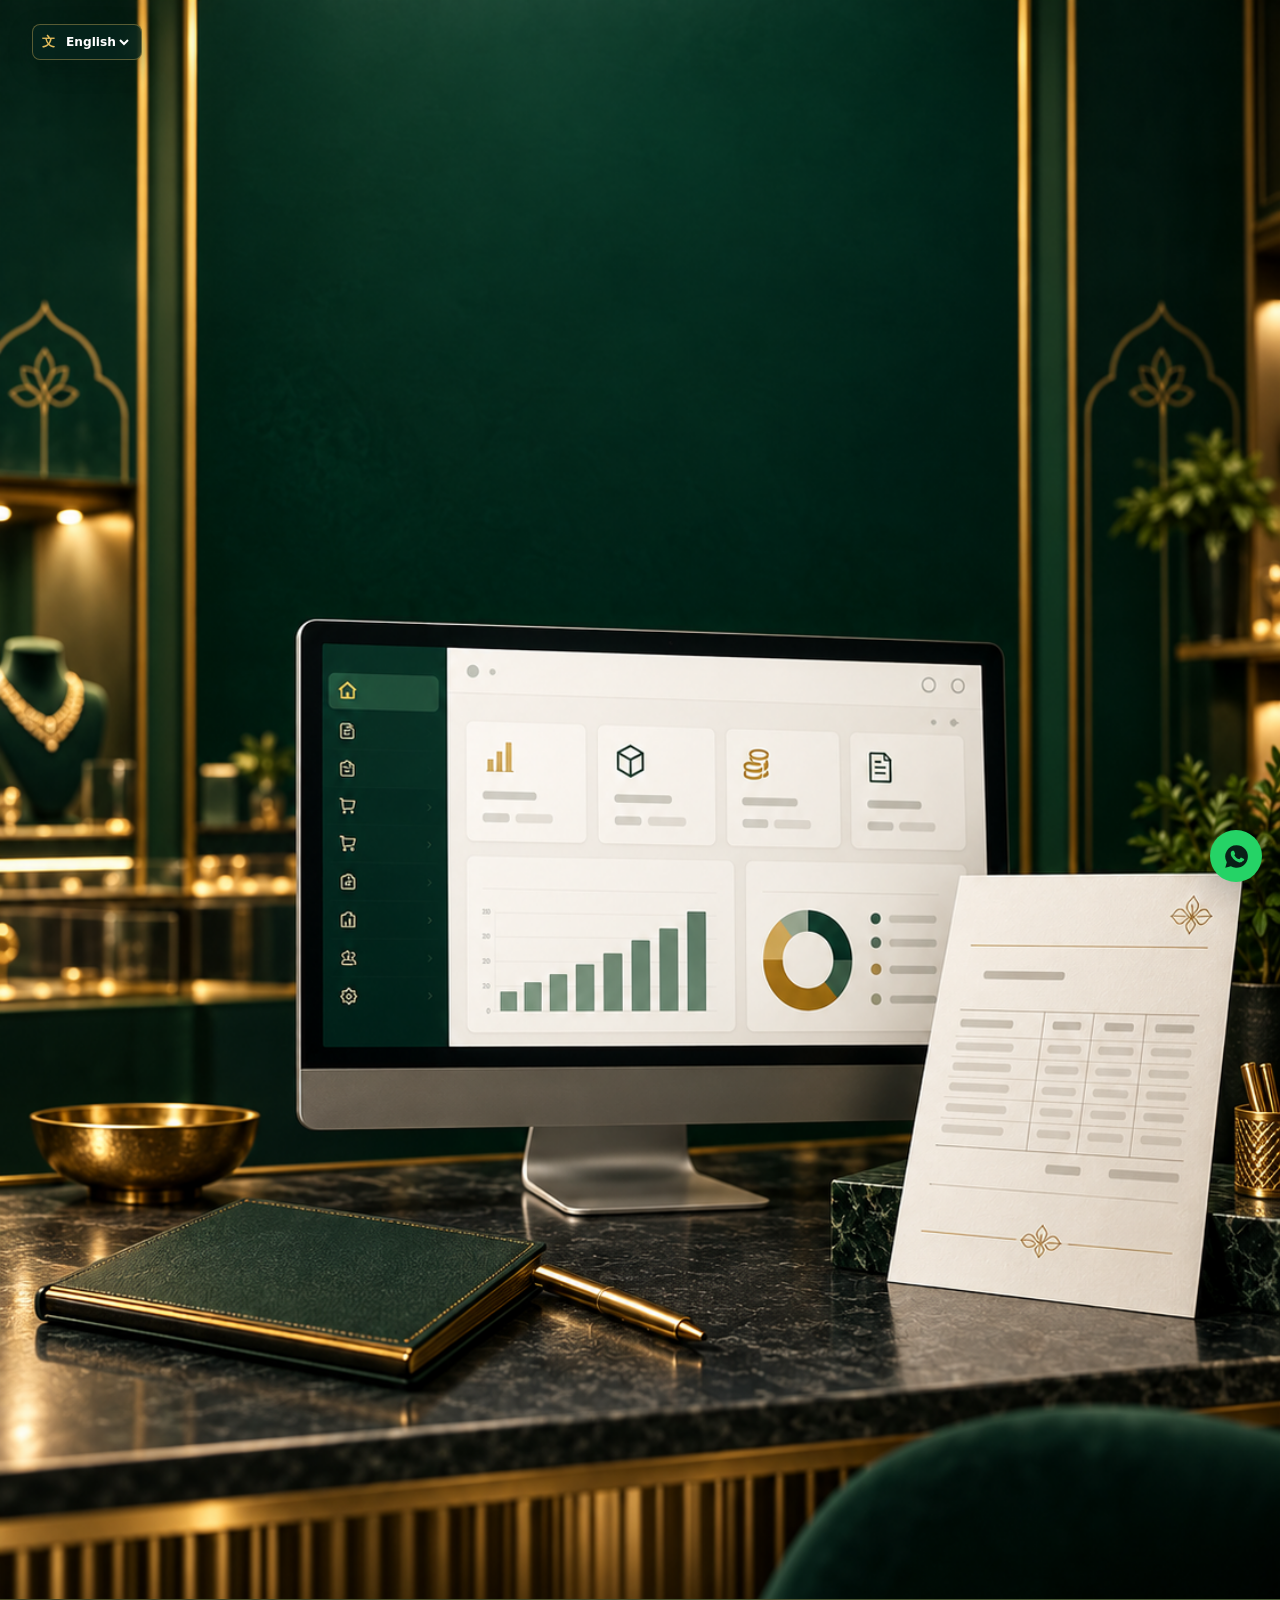
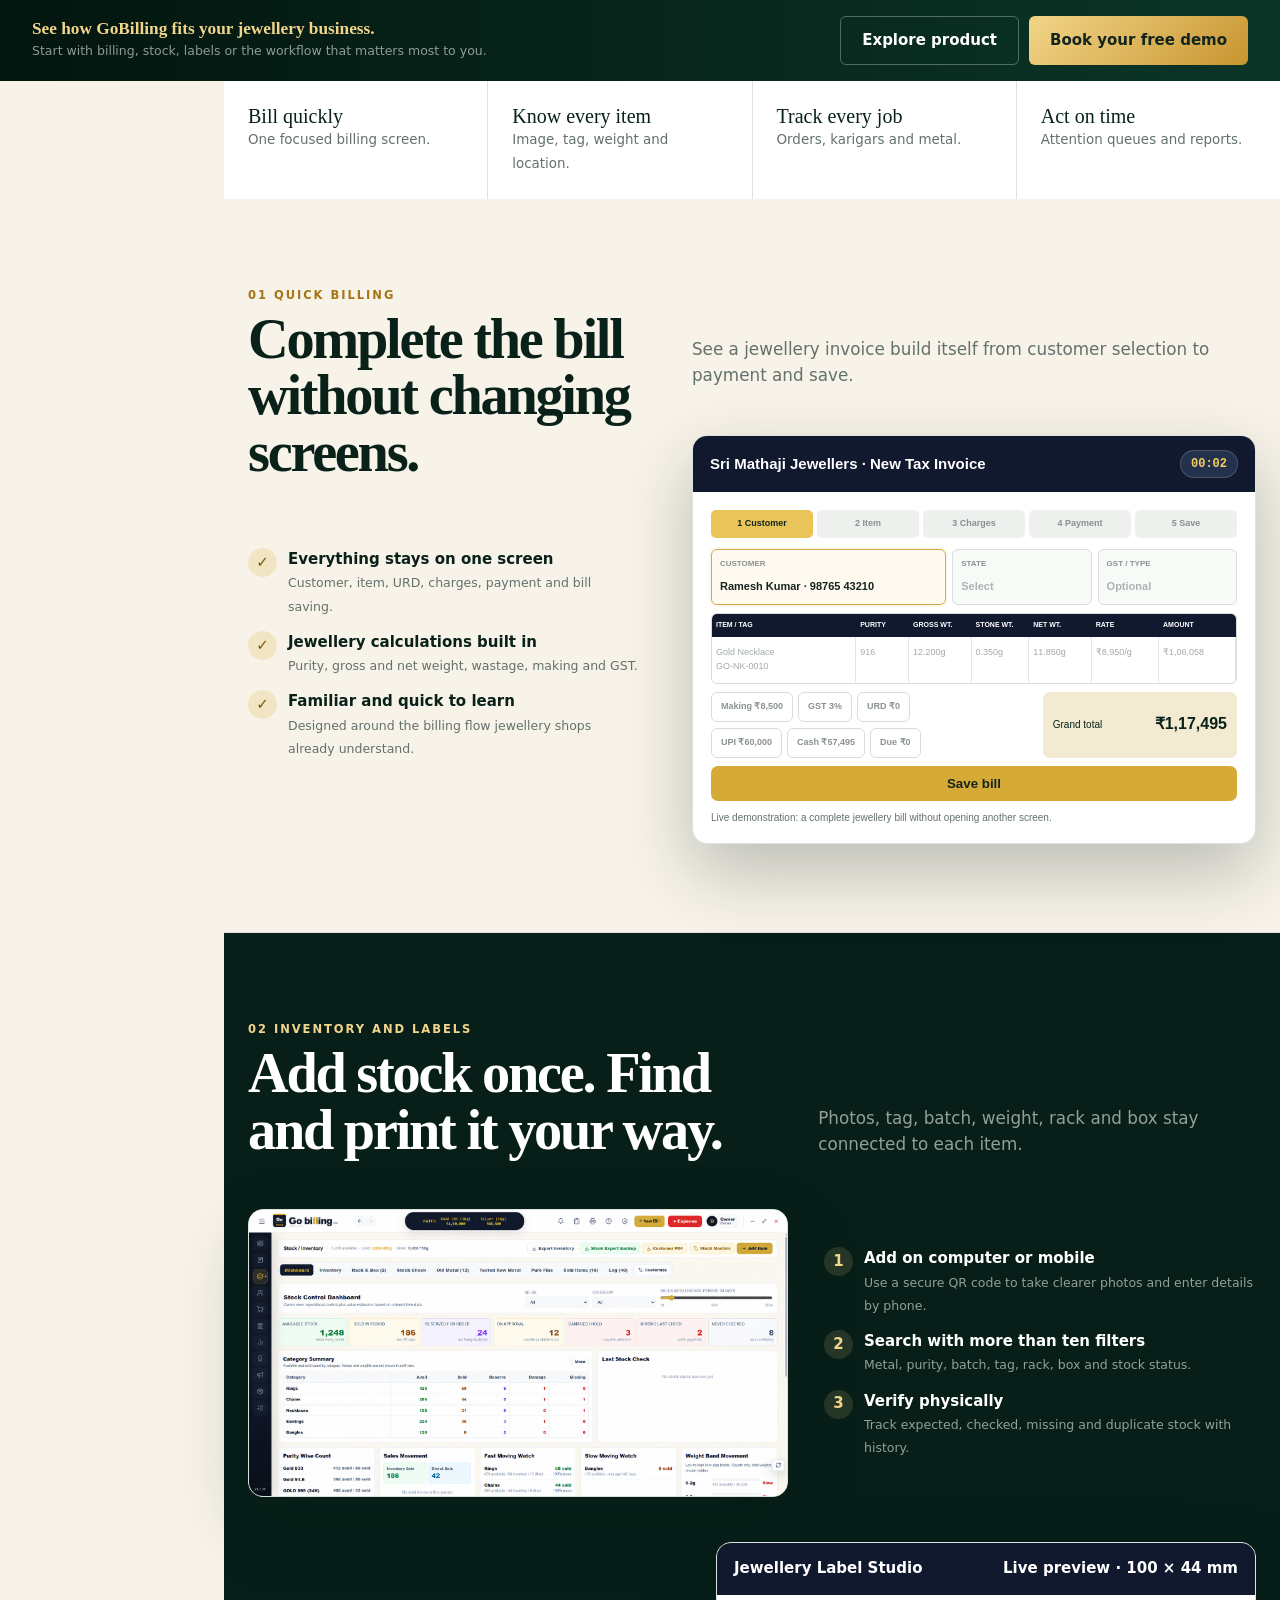
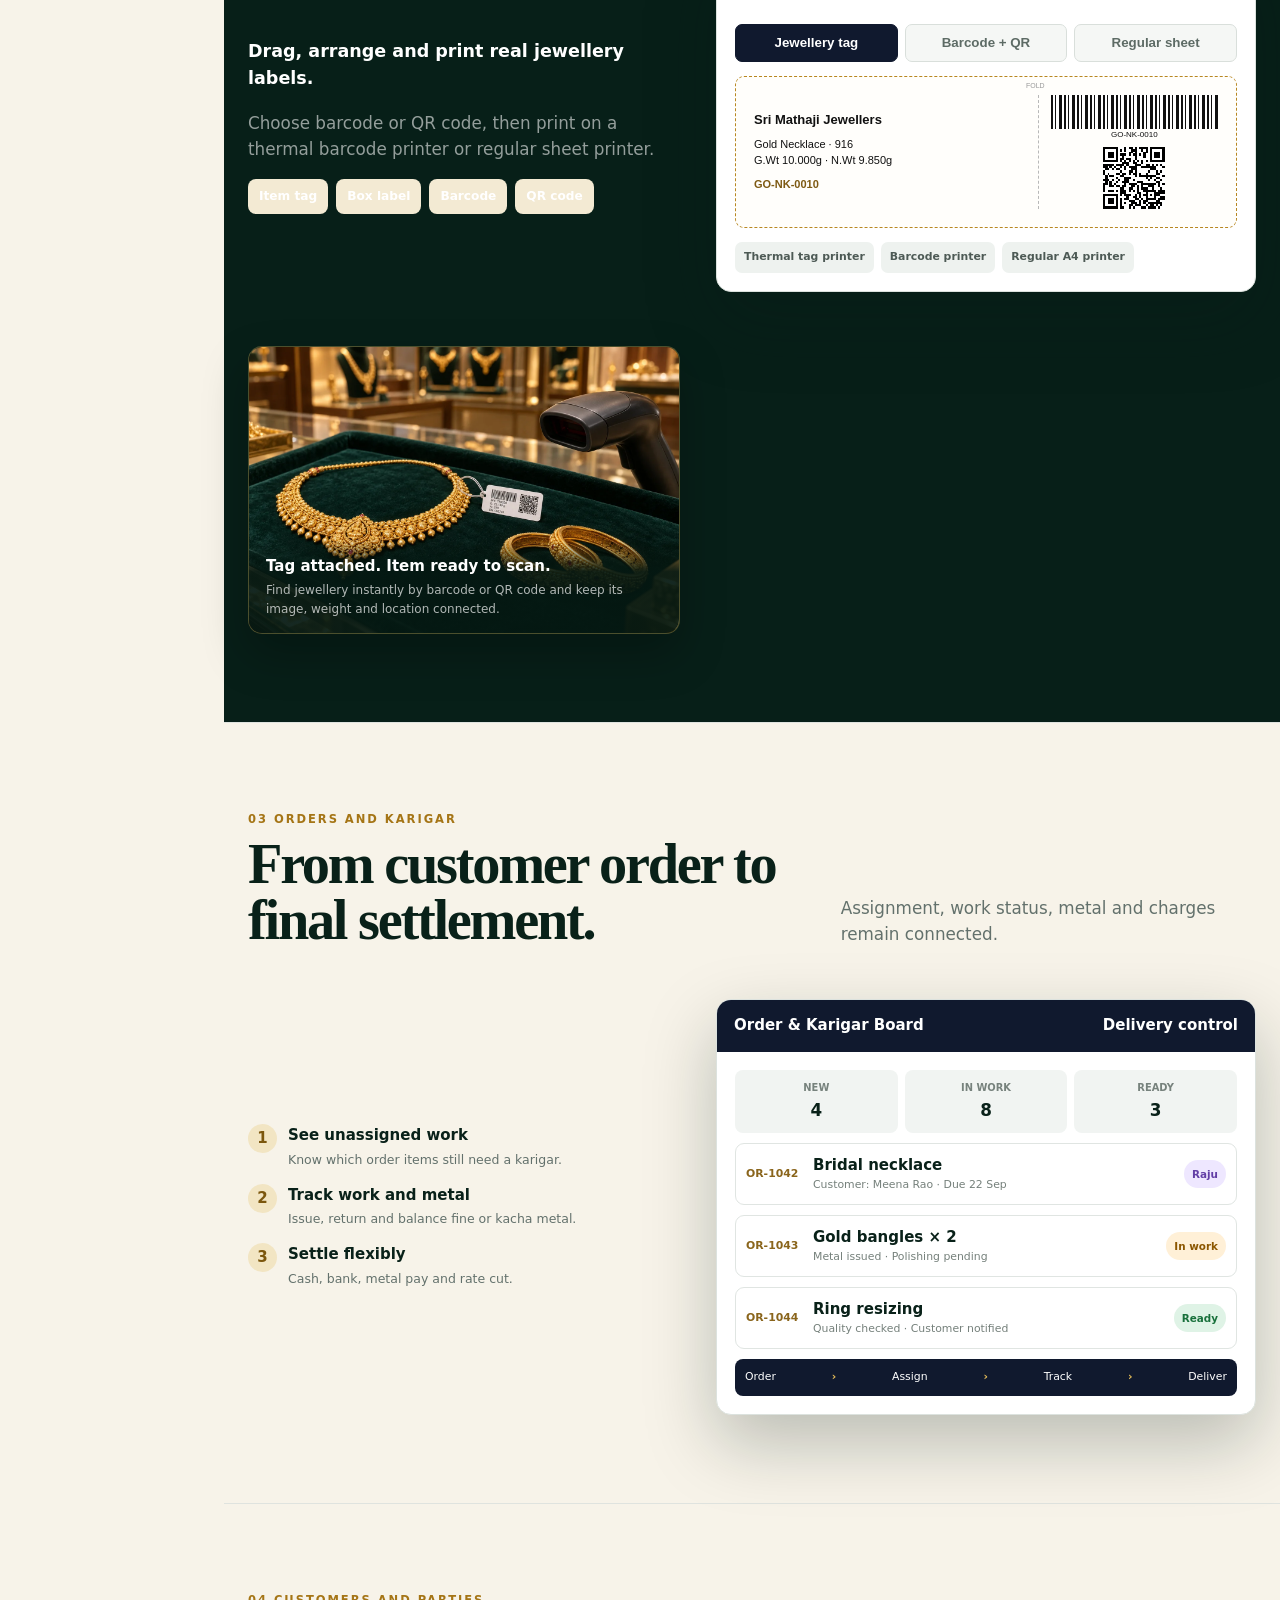
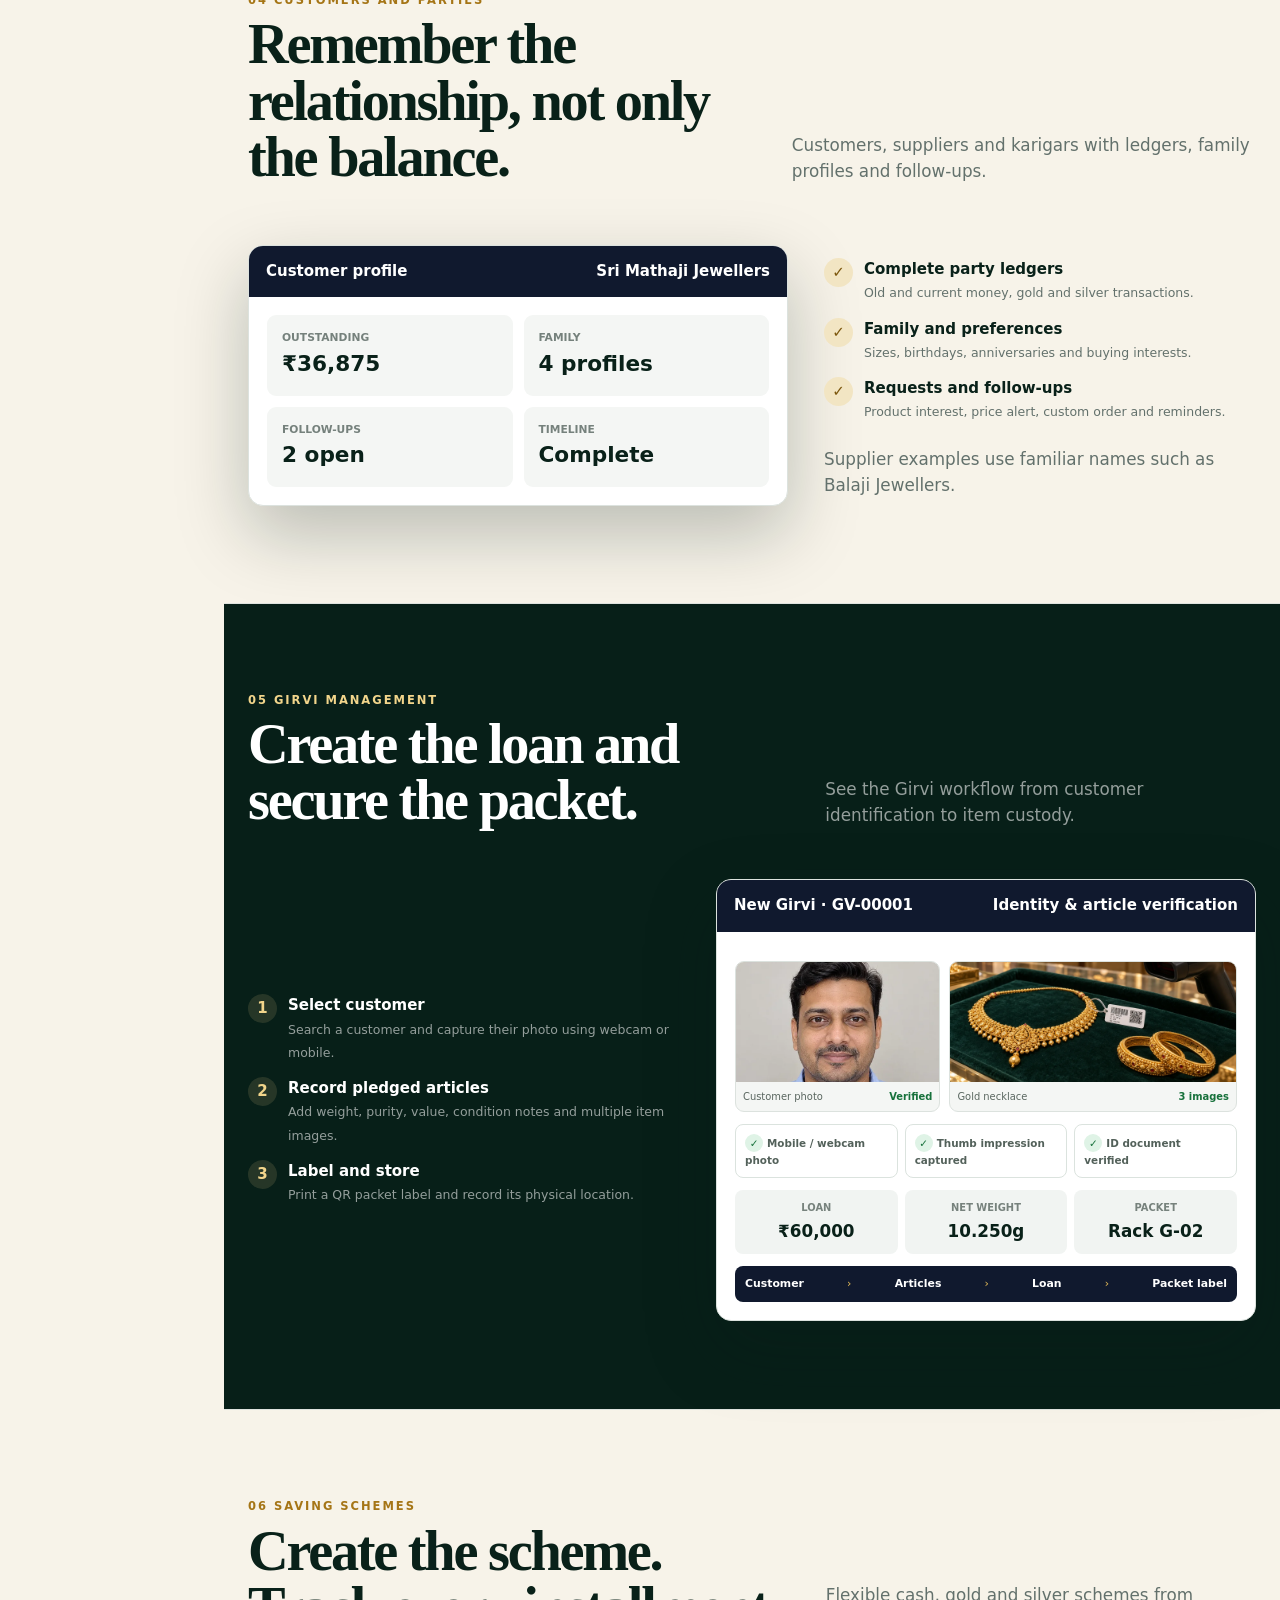
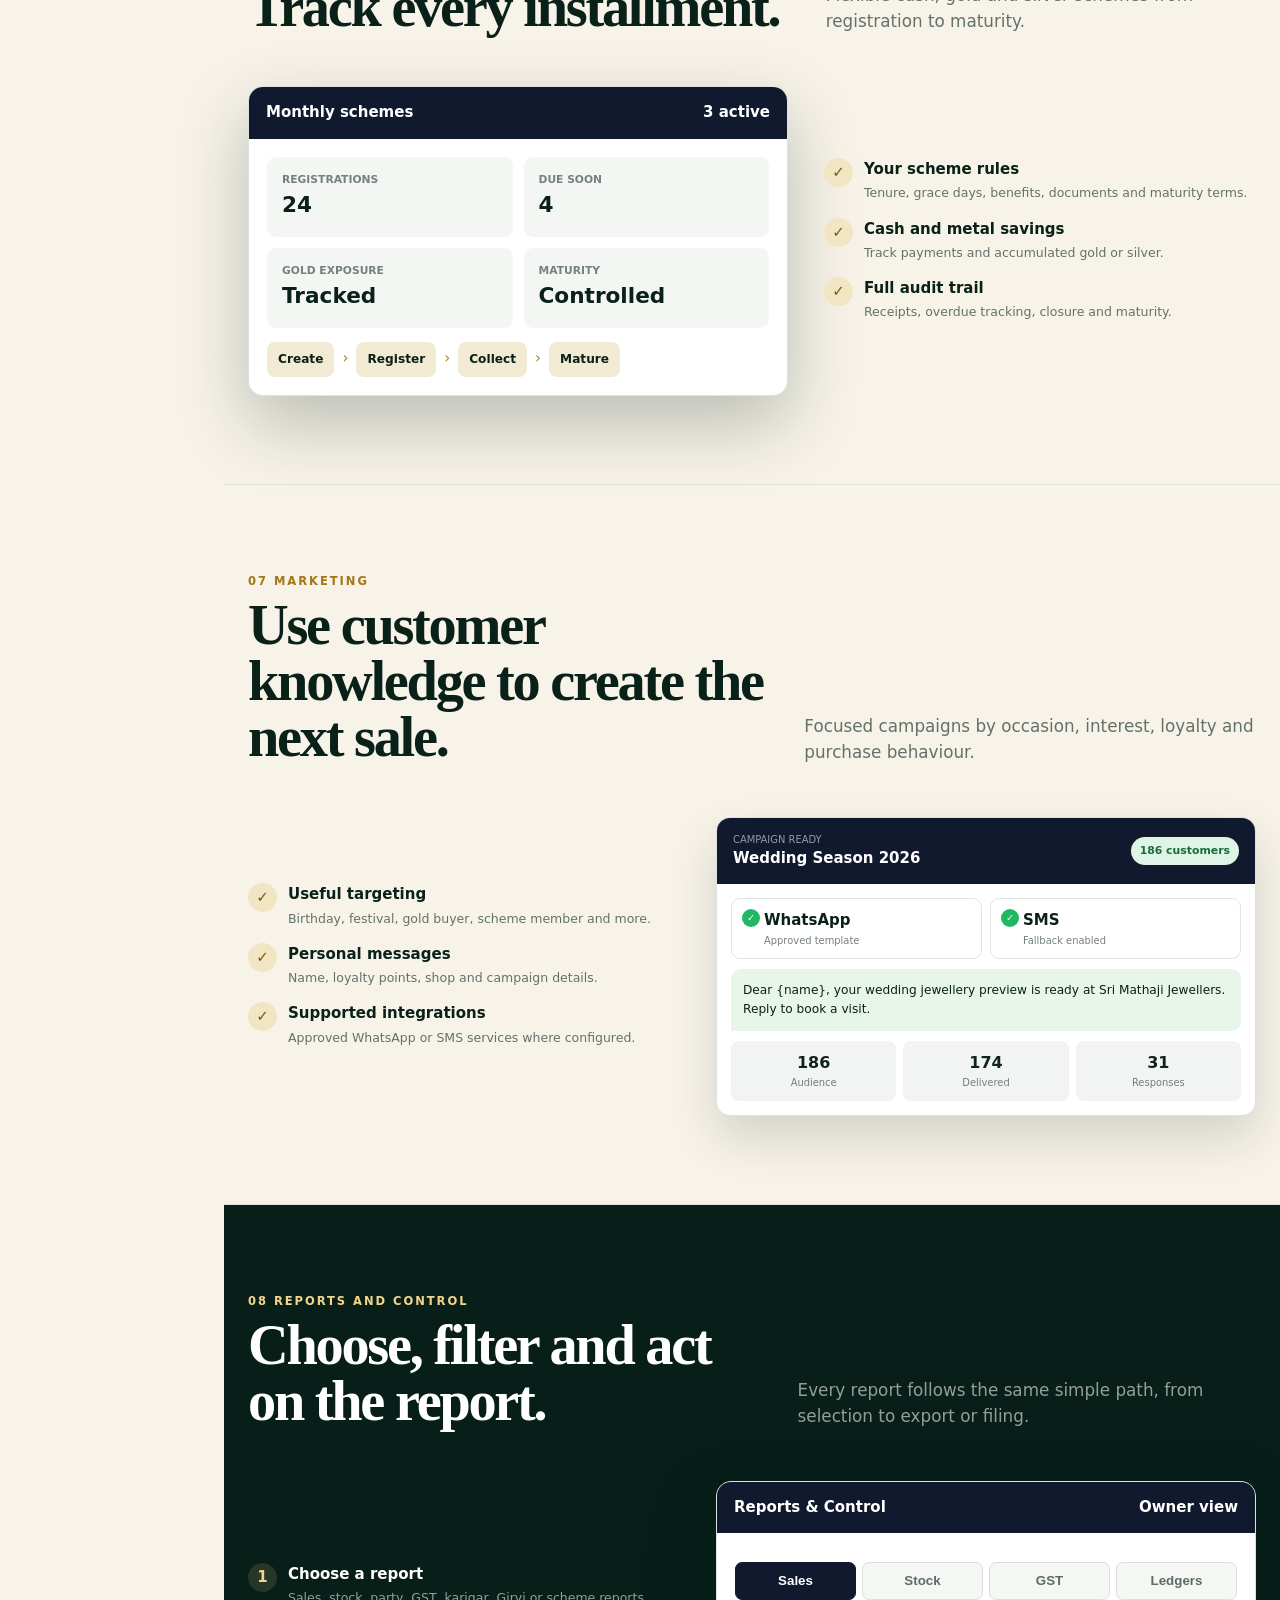
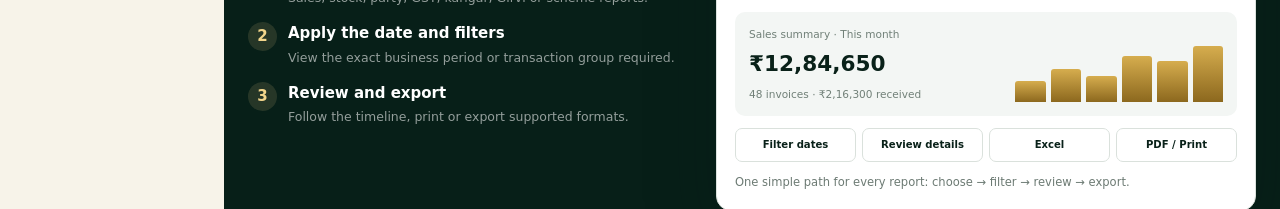
<file: index.html>
<!doctype html><html lang="en"><head><meta charset="utf-8"><meta name="viewport" content="width=device-width,initial-scale=1"><meta name="description" content="GoBilling jewellery ERP for billing, inventory, karigar, Girvi, schemes and customer follow-up."><title>GoBilling | Jewellery ERP built for the way jewellers work</title><link rel="canonical" href="https://gobilling.app/"><link rel="alternate" hreflang="en" href="https://gobilling.app/"><link rel="alternate" hreflang="hi" href="https://gobilling.app/?lang=hi"><link rel="alternate" hreflang="te" href="https://gobilling.app/?lang=te"><link rel="alternate" hreflang="x-default" href="https://gobilling.app/"><meta name="theme-color" content="#071f18"><meta property="og:image" content="https://gobilling.app/assets/gobilling-social-preview-v2.png"><link rel="manifest" href="site.webmanifest"><link rel="stylesheet" href="mobile-fixes.css?v=20260916-11"><script defer src="enhancements.js?v=20260916-2"></script><script defer src="i18n.js?v=20260917-2"></script><style>
:root{--g:#071f18;--g2:#0d3529;--gold:#d9ad52;--gold2:#f2d58b;--cream:#f7f3e9;--ink:#092119;--muted:#63716c;--line:#dce2de;--nav:224px}*{box-sizing:border-box}html{scroll-behavior:smooth;scroll-padding-top:20px}body{margin:0;background:var(--cream);color:var(--ink);font:15px/1.55 Inter,system-ui,"Segoe UI",sans-serif}a{color:inherit}.wrap{width:min(1120px,calc(100% - 48px));margin:auto}.section{padding:88px 0;border-bottom:1px solid #dfe3df}.eyebrow{font-size:.72rem;font-weight:900;letter-spacing:.17em;text-transform:uppercase;color:#a57516}h1,h2{font-family:Georgia,serif;letter-spacing:-.04em;line-height:1}h1{font-size:clamp(3.5rem,6vw,6.6rem);margin:17px 0 24px}h2{font-size:clamp(2.3rem,4.4vw,4.6rem);margin:.4rem 0 1rem}.lead{color:var(--muted);max-width:650px;font-size:1.05rem}.gold{color:var(--gold2)}
.side{position:fixed;z-index:30;inset:0 auto 0 0;width:var(--nav);background:var(--g);color:white;padding:26px 18px;display:flex;flex-direction:column;opacity:0;pointer-events:none;transform:translateX(-100%);transition:opacity .35s ease,transform .35s ease}.modules-visible .side{opacity:1;pointer-events:auto;transform:none}.brand{display:flex;align-items:center;gap:8px;text-decoration:none;font-size:1.32rem;font-weight:900}.brand img{width:34px;height:34px;object-fit:contain}.side>small{margin:8px 0 20px 42px;color:#ffffff66;font-size:.66rem;letter-spacing:.12em}.nav{display:grid;gap:2px;overflow:auto}.nav a{padding:8px 9px;border-radius:6px;text-decoration:none;color:#ffffffad;font-size:.81rem}.nav a:hover{background:#ffffff12;color:var(--gold2)}.nav i{display:inline-block;width:24px;color:var(--gold);font-style:normal}.side-actions{margin-top:auto;display:grid;gap:8px}.side-actions a{text-decoration:none;text-align:center;padding:10px;border-radius:6px;font-weight:800;font-size:.8rem}.demo-link{background:linear-gradient(135deg,#f1d17c,#c79431);color:#10241c}.contact-link{border:1px solid #ffffff33}.side-contact{text-align:center;color:#ffffff7d;font-size:.69rem;margin-top:7px}main,footer{margin-left:var(--nav)}.mobile{display:none}
.hero{position:relative;margin-left:calc(var(--nav)*-1);width:calc(100% + var(--nav));background:#041610;color:#fff;overflow:hidden}.concept-image{display:block;width:100%;height:auto}.concept-bar{min-height:82px;padding:15px max(32px,calc((100% - 1450px)/2));display:flex;align-items:center;justify-content:space-between;gap:24px;background:linear-gradient(90deg,#03150f,#0b3528);border-top:1px solid #d7b55a4d}.concept-note b{display:block;font:700 1.08rem Georgia,serif;color:#f2d58b}.concept-note small{color:#ffffff8e}.concept-buttons{display:flex;gap:10px;flex-wrap:wrap}.concept-mobile-points{display:none}.actions{display:flex;gap:11px;flex-wrap:wrap;margin:24px 0 0}.btn{display:inline-flex;justify-content:center;align-items:center;min-height:49px;padding:0 21px;border-radius:6px;text-decoration:none;font-weight:850;border:0;cursor:pointer}.primary{background:linear-gradient(135deg,#f2d589,#c89530);color:#12261e}.ghost{border:1px solid #ffffff4d}.proof{display:flex;gap:18px;flex-wrap:wrap;color:#ffffff91;font-size:.8rem}.proof span:before{content:"✓";color:var(--gold2);margin-right:6px}.screen{background:#fff;color:var(--ink);border:1px solid var(--line);border-radius:15px;box-shadow:0 28px 70px #061c1640;overflow:hidden}.screen-top{padding:14px 17px;background:#10192e;color:#fff;display:flex;justify-content:space-between;font-weight:850}.screen-body{padding:18px}.dash,.stats{display:grid;grid-template-columns:repeat(2,1fr);gap:11px}.metric,.stat{padding:15px;background:#f4f6f4;border-radius:9px}.metric small,.stat small{display:block;color:#75817c;font-size:.67rem;text-transform:uppercase;font-weight:800}.metric strong,.stat strong{font-size:1.35rem}.wide{grid-column:1/-1}.bar{height:7px;border-radius:10px;background:linear-gradient(90deg,var(--gold) 68%,#e6ebe7 68%);margin-top:12px}.app-foot{background:#0c2c22;color:white;padding:13px 17px;display:flex;justify-content:space-between;font-size:.75rem}
.hero-scene{position:relative;min-height:570px;isolation:isolate}.hero-scene:before{content:"";position:absolute;inset:8% -8% 4% 3%;background:radial-gradient(circle at 58% 38%,#d9ad4f24,transparent 35%),linear-gradient(145deg,#0a3b2d,#061c16);border:1px solid #d8b45b35;border-radius:30px;transform:perspective(900px) rotateY(-3deg);z-index:-2}.monitor{position:absolute;width:86%;right:1%;top:44px}.monitor .screen{border:9px solid #151918;border-bottom-width:20px;border-radius:18px;box-shadow:0 35px 60px #0007}.monitor:after{content:"";display:block;width:31%;height:55px;margin:auto;background:linear-gradient(90deg,#54554f,#b6b39f 45%,#55564f);clip-path:polygon(31% 0,69% 0,78% 78%,100% 87%,100% 100%,0 100%,0 87%,22% 78%)}.invoice{position:absolute;z-index:4;right:-2%;bottom:20px;width:31%;min-height:250px;padding:20px 16px;background:#f5f0e5;color:#20241f;box-shadow:0 20px 34px #0006;transform:rotate(4deg);font:11px Arial,sans-serif}.invoice-head{display:flex;justify-content:space-between;align-items:center;border-bottom:2px solid #b59042;padding-bottom:10px;color:#7b5a18;font-weight:900;font-size:15px}.invoice h4{text-align:center;font:italic 13px Georgia,serif;letter-spacing:1px}.invoice-grid{display:grid;grid-template-columns:1.5fr .6fr .8fr .9fr;border:1px solid #b7ae9b}.invoice-grid span{padding:6px 4px;border-right:1px solid #c9c1b3;border-bottom:1px solid #c9c1b3}.invoice-total{text-align:right;border-top:1px solid #b59042;margin-top:14px;padding-top:9px;font-weight:900}.diary{position:absolute;left:0;bottom:8px;width:44%;height:112px;border-radius:5px 13px 13px 5px;background:linear-gradient(145deg,#103a2e,#061a15);border:1px solid #c9a24d;box-shadow:0 20px 30px #0006;transform:rotate(-5deg);display:grid;place-items:center;color:#d9b85f;font:700 11px Georgia,serif;letter-spacing:3px;text-align:center}.diary:before{content:"";position:absolute;left:7px;top:0;bottom:0;width:4px;background:#c7a04a}.pen{position:absolute;left:35%;bottom:10px;width:35%;height:8px;border-radius:8px;background:linear-gradient(90deg,#c59731,#f3daa0,#927020);transform:rotate(12deg);box-shadow:0 5px 9px #0008}.scene-mark{position:absolute;right:2%;top:0;color:#ecd79899;font:10px Georgia,serif;letter-spacing:5px;line-height:2.2;text-align:center}
.outcomes{display:grid;grid-template-columns:repeat(4,1fr);background:var(--line);gap:1px}.outcome{background:#fff;padding:24px}.outcome b{display:block;font:1.25rem Georgia,serif}.outcome span{color:var(--muted);font-size:.84rem}.module-head{display:flex;justify-content:space-between;align-items:end;gap:36px;margin-bottom:35px}.module-head h2{max-width:720px}.visual{display:grid;grid-template-columns:1fr 1.25fr;gap:36px;align-items:center}.visual.reverse{grid-template-columns:1.25fr 1fr}.visual.reverse .copy{order:2}.benefits{display:grid;gap:13px;margin:22px 0}.benefit{display:flex;gap:11px}.benefit i{flex:0 0 29px;height:29px;border-radius:50%;display:grid;place-items:center;background:#f2e5c3;color:#7c570d;font-style:normal;font-weight:900}.benefit b{display:block}.benefit small{color:var(--muted)}.tags,.flow,.attention{display:flex;gap:8px;flex-wrap:wrap;align-items:center}.tag,.flow b,.attention span{padding:8px 11px;border-radius:8px;background:#f3ead3;font-size:.76rem;font-weight:850}.flow span{color:#ad8128}.attention span{background:#fff0df;color:#874600}.attention .more{background:#10192e;color:#fff}.billrow{display:grid;grid-template-columns:1.4fr .65fr .65fr .8fr;gap:7px;margin-top:10px}.cell{border:1px solid #d8ded9;padding:9px;border-radius:6px}.dark{background:var(--g);color:#fff}.dark .lead,.dark .benefit small{color:#ffffff91}.dark .benefit i{background:#f2d58b22;color:var(--gold2)}.image-screen img{display:block;width:100%;height:auto}.label{display:grid;grid-template-columns:1fr 110px;gap:15px;border:1px dashed #c99b36;padding:18px}.qr{width:90px;height:90px;background:repeating-conic-gradient(#111 0 25%,#fff 0 50%) 50%/18px 18px;border:7px solid #fff;box-shadow:0 0 0 2px #111}.phone{border:7px solid #10192e;border-radius:22px;background:#def1e2;padding:18px}.bubble{background:white;border-radius:12px 12px 12px 2px;padding:14px}.workflow{display:grid;gap:11px}.workflow-tabs{display:grid;grid-template-columns:repeat(4,1fr);gap:5px}.workflow-tab{border:1px solid var(--line);background:#f5f7f5;border-radius:7px;padding:8px 5px;text-align:center;font-size:.68rem;font-weight:850;color:#68746f;transition:.3s}.workflow-tab.active{background:#10192e;color:#fff;border-color:#10192e}.workflow-view{display:none;min-height:160px;animation:reveal .35s ease}.workflow-view.active{display:block}@keyframes reveal{from{opacity:.25;transform:translateY(5px)}}.formline{display:grid;grid-template-columns:1.4fr .7fr .7fr;gap:6px;margin-top:8px}.formbox{border:1px solid #d6ddd8;border-radius:6px;padding:8px;background:#fff}.formbox small{display:block;color:#87918d;font-size:.6rem;text-transform:uppercase}.formbox b{font-size:.78rem}.paybar{display:flex;justify-content:space-between;background:#10192e;color:#fff;border-radius:8px;padding:11px;margin-top:9px}.design-tools{display:grid;grid-template-columns:130px 1fr;gap:10px}.toolbox{display:grid;gap:6px}.toolbox span{padding:7px;border:1px solid #d5dcd7;border-radius:6px;font-size:.68rem;font-weight:800}.jewel-tag{min-height:120px;background:#fff;border:1px dashed #bd8a24;display:grid;grid-template-columns:1.2fr .75fr .8fr;align-items:center;padding:10px;position:relative;color:#111;font:11px Arial,sans-serif}.jewel-tag:after{content:"FOLD";position:absolute;left:57%;top:0;bottom:0;border-left:1px dashed #aaa;color:#999;font-size:7px;padding:3px}.barcode{height:38px;background:repeating-linear-gradient(90deg,#111 0 2px,#fff 2px 4px,#111 4px 5px,#fff 5px 8px);margin:5px 0}.sheet{background:#fff;padding:10px;display:grid;grid-template-columns:1fr 1fr;gap:6px;border:1px solid #ddd}.mini-label{border:1px dashed #c9a34f;padding:7px;font:8px Arial,sans-serif;min-height:55px}.camera-grid,.report-grid{display:grid;grid-template-columns:1fr 1fr;gap:8px}.photo-box{height:78px;border:1px dashed #aab7b1;border-radius:8px;display:grid;place-items:center;background:#f6f8f6;color:#68756f;font-weight:800}.report-card{border:1px solid var(--line);border-radius:8px;padding:12px;background:#fff}.report-card b{display:block}.report-card small{color:var(--muted)}
.demo{background:#0b2b21;color:#fff}.demo-grid{display:grid;grid-template-columns:.9fr 1.1fr;gap:52px}.form{background:#fff;color:var(--ink);padding:24px;border-radius:14px}.fields{display:grid;grid-template-columns:1fr 1fr;gap:13px}.field{display:grid;gap:5px}.field.full{grid-column:1/-1}.field label{font-size:.77rem;font-weight:850}.field input,.field select,.field textarea{width:100%;padding:11px;border:1px solid #ccd5cf;border-radius:6px;font:inherit}.field textarea{min-height:78px}.consent{display:flex;gap:7px;color:var(--muted);font-size:.74rem;margin:13px 0}.status{min-height:1.1em;color:var(--muted);font-size:.78rem}.wa{position:fixed;z-index:40;right:18px;bottom:18px;width:52px;height:52px;border-radius:50%;display:grid;place-items:center;background:#25d366;color:#092017;text-decoration:none;box-shadow:0 12px 34px #0004}.wa svg{width:27px;fill:currentColor}footer{background:#03150f;color:#ffffff85;padding:25px}.footer{display:flex;justify-content:space-between;gap:16px;flex-wrap:wrap}.footer a{color:#e7c778;text-decoration:none}
.billing-layout{display:grid;grid-template-columns:.82fr 1.18fr;column-gap:52px;align-items:start}.billing-left,.billing-right{display:grid;align-content:start;gap:30px}.billing-intro{max-width:520px;padding-top:32px}.billing-demo{font-family:Arial,sans-serif}.billing-demo .screen-top{align-items:center}.bill-timer{background:#24314d;border:1px solid #ffffff2c;border-radius:20px;padding:6px 10px;font:800 12px monospace;color:#f4ce63}.bill-progress{display:grid;grid-template-columns:repeat(5,1fr);gap:4px;margin-bottom:11px}.bill-step{padding:7px 4px;text-align:center;border-radius:5px;background:#edf0ed;color:#89928e;font-size:9px;font-weight:900}.bill-step.active{background:#e9c458;color:#11251e}.bill-step.done{background:#dff3e5;color:#176b36}.bill-customer{display:grid;grid-template-columns:1.35fr .8fr .8fr;gap:6px}.live-field{border:1px solid #d7ded9;border-radius:6px;padding:8px;min-height:48px;background:#f8faf8;transition:.3s}.live-field small{display:block;color:#89928e;font-size:8px;font-weight:800;text-transform:uppercase;margin-bottom:3px}.live-field b{font-size:11px;color:#adb5b1}.live-field.filled{border-color:#d0aa46;background:#fffaf0;box-shadow:0 0 0 2px #e6bd4d1b}.live-field.filled b{color:#14241e}.bill-table{margin-top:8px;border:1px solid #d7ded9;border-radius:6px;overflow:hidden}.bill-table-head,.bill-item{display:grid;grid-template-columns:1.5fr .55fr .65fr .6fr .65fr .7fr .8fr}.bill-table-head span{padding:6px 4px;background:#10192e;color:#fff;font-size:7px;font-weight:850;text-transform:uppercase}.bill-item span{padding:9px 4px;border-right:1px solid #e2e6e3;font-size:9px;color:#a1aaa5;transition:.3s}.bill-item.filled span{color:#14241e;background:#fffaf0}.bill-bottom{display:grid;grid-template-columns:1.25fr .75fr;gap:8px;margin-top:8px}.bill-pay{display:flex;gap:5px;align-items:center;flex-wrap:wrap}.pay-chip{padding:7px 9px;border:1px solid #d7ded9;border-radius:6px;font-size:9px;font-weight:800;color:#8a938f}.pay-chip.filled{background:#10192e;color:#fff;border-color:#10192e}.bill-total{background:#f3ead2;border-radius:7px;padding:10px;display:flex;justify-content:space-between;align-items:center;font-size:10px}.bill-total strong{font-size:16px}.bill-save{grid-column:1/-1;border:0;border-radius:7px;padding:10px;background:#d5aa37;color:#14241e;font-weight:900}.bill-save.saved{background:#21894b;color:#fff}.bill-note{font-size:10px;color:var(--muted);margin:9px 0 0}.cursor-dot:after{content:"";display:inline-block;width:5px;height:12px;background:#d3a52e;margin-left:3px;vertical-align:-2px;animation:blink .7s infinite}@keyframes blink{50%{opacity:0}}
@media(max-width:1050px){:root{--nav:0px}.side{display:none}.mobile{display:none}.hero{width:100%;margin-left:0;padding:0}.hero-grid,.visual,.visual.reverse,.demo-grid{grid-template-columns:1fr}.hero-scene{min-height:590px;max-width:760px;width:100%;margin:auto}.visual.reverse .copy{order:initial}.module-head{display:block}.outcomes{grid-template-columns:1fr 1fr}.billing-layout{grid-template-columns:.75fr 1.25fr;column-gap:32px}}
@media(max-width:650px){.wrap{width:min(100% - 26px,1120px)}.section{padding:64px 0}h1{font-size:3.25rem}.dash,.stats,.outcomes,.fields{grid-template-columns:1fr}.wide,.field.full{grid-column:auto}.billrow{grid-template-columns:1fr 1fr}.label{grid-template-columns:1fr}.module-head{margin-bottom:25px}.workflow-tabs{grid-template-columns:1fr 1fr}.formline,.design-tools{grid-template-columns:1fr}.concept-bar{padding:18px 14px;display:grid;gap:14px}.concept-note b{font-size:1rem}.concept-mobile-points{display:grid;grid-template-columns:repeat(3,1fr);gap:5px}.concept-mobile-points span{padding:8px 4px;text-align:center;border:1px solid #d5b25352;border-radius:5px;color:#f1d48a;font-size:.68rem;font-weight:800}.concept-buttons{display:grid;grid-template-columns:1fr;width:100%}.concept-buttons .btn{width:100%}.hero-scene{min-height:430px;margin-top:12px}.monitor{width:100%;right:0;top:35px}.monitor .screen{border-width:6px;border-bottom-width:13px}.monitor .screen-body{padding:10px}.monitor .metric{padding:9px}.monitor .metric strong{font-size:1rem}.monitor:after{height:38px}.invoice{width:36%;min-height:175px;padding:11px 8px;bottom:8px;font-size:7px}.invoice-head{font-size:9px}.invoice h4{font-size:8px}.invoice-grid span{padding:4px 2px}.diary,.pen,.scene-mark{display:none}.billing-layout{display:flex;flex-direction:column;gap:20px}.billing-left,.billing-right{display:contents}.billing-heading{order:1}.billing-intro{order:2;padding-top:0}.billing-product{order:3}.billing-benefits{order:4;margin-top:5px}.bill-customer{grid-template-columns:1fr 1fr}.bill-customer .live-field:first-child{grid-column:1/-1}.bill-table{overflow-x:auto}.bill-table-head,.bill-item{min-width:620px;grid-template-columns:1.5fr .55fr .65fr .6fr .65fr .7fr .8fr}.bill-table-head span:nth-child(5),.bill-table-head span:nth-child(6),.bill-item span:nth-child(5),.bill-item span:nth-child(6){display:block}.bill-bottom{grid-template-columns:1fr}.bill-progress{grid-template-columns:repeat(5,1fr)}.bill-step{font-size:7px;padding:6px 2px}}
</style><script>document.addEventListener('DOMContentLoaded',()=>{document.querySelectorAll('[data-workflow]').forEach((flow,index)=>{const tabs=[...flow.querySelectorAll('.workflow-tab')],views=[...flow.querySelectorAll('.workflow-view')];let current=0;const show=i=>{current=i;tabs.forEach((tab,n)=>tab.classList.toggle('active',n===i));views.forEach((view,n)=>view.classList.toggle('active',n===i))};show(0);tabs.forEach((tab,i)=>tab.addEventListener('click',()=>show(i)));setInterval(()=>show((current+1)%views.length),4200+index*350)});document.querySelectorAll('[data-billing-live]').forEach(demo=>{const fields=[...demo.querySelectorAll('[data-fill]')],steps=[...demo.querySelectorAll('.bill-step')],timer=demo.querySelector('.bill-timer'),save=demo.querySelector('.bill-save');let stage=0,seconds=0;const reset=()=>{stage=0;seconds=0;fields.forEach(el=>{el.classList.remove('filled','cursor-dot');if(el.dataset.empty)el.querySelector('b').textContent=el.dataset.empty});steps.forEach(el=>el.classList.remove('active','done'));steps[0].classList.add('active');save.classList.remove('saved');save.textContent='Save bill'};reset();setInterval(()=>{seconds++;timer.textContent='00:'+String(seconds).padStart(2,'0')},1000);setInterval(()=>{if(stage>=fields.length){save.classList.add('saved');save.textContent='✓ Bill saved in '+timer.textContent;steps.forEach(el=>{el.classList.remove('active');el.classList.add('done')});setTimeout(reset,2600);return}const el=fields[stage],step=Number(el.dataset.step||0);el.classList.add('filled','cursor-dot');if(el.dataset.value)el.querySelector('b').textContent=el.dataset.value;setTimeout(()=>el.classList.remove('cursor-dot'),750);steps.forEach((s,i)=>{s.classList.toggle('active',i===step);s.classList.toggle('done',i<step)});stage++},1350)});const hero=document.querySelector('.hero');const updateNav=()=>document.body.classList.toggle('modules-visible',window.innerWidth>1050&&window.scrollY>hero.offsetHeight-120);updateNav();addEventListener('scroll',updateNav,{passive:true});addEventListener('resize',updateNav);const dock=document.querySelector('.mobile-dock'),menu=document.querySelector('.mobile-module-menu'),menuButton=document.querySelector('.dock-current'),prev=document.querySelector('.dock-prev'),next=document.querySelector('.dock-next'),sections=[...document.querySelectorAll('main > section[id]')].filter(section=>section.id!=='top'),labels={billing:'Quick Billing',inventory:'Inventory & Labels',karigar:'Orders & Karigar',customers:'Customers & Parties',girvi:'Girvi Management',schemes:'Saving Schemes',marketing:'Marketing',reports:'Reports & Control',demo:'Book a Demo'};let active=0;const setActive=i=>{active=Math.max(0,Math.min(i,sections.length-1));const section=sections[active];menuButton.querySelector('b').textContent=labels[section.id]||section.id;menuButton.querySelector('small').textContent=String(active+1).padStart(2,'0')+' / '+String(sections.length).padStart(2,'0');prev.disabled=active===0;next.disabled=active===sections.length-1;menu.querySelectorAll('a').forEach(a=>a.classList.toggle('active',a.hash==='#'+section.id))};menuButton.addEventListener('click',()=>{const open=menu.classList.toggle('open');menuButton.setAttribute('aria-expanded',String(open))});menu.addEventListener('click',e=>{if(e.target.closest('a'))menu.classList.remove('open')});prev.addEventListener('click',()=>sections[Math.max(0,active-1)].scrollIntoView({behavior:'smooth'}));next.addEventListener('click',()=>sections[Math.min(sections.length-1,active+1)].scrollIntoView({behavior:'smooth'}));document.addEventListener('click',e=>{if(!e.target.closest('.mobile-dock')&&!e.target.closest('.mobile-module-menu'))menu.classList.remove('open')});const observer=new IntersectionObserver(entries=>{entries.filter(e=>e.isIntersecting).sort((a,b)=>b.intersectionRatio-a.intersectionRatio).slice(0,1).forEach(entry=>setActive(sections.indexOf(entry.target)))},{rootMargin:'-20% 0px -55% 0px',threshold:[0,.15,.35]});sections.forEach(section=>observer.observe(section));const updateDock=()=>dock.classList.toggle('visible',innerWidth<=650&&scrollY>hero.offsetHeight-100);updateDock();addEventListener('scroll',updateDock,{passive:true});addEventListener('resize',updateDock);setActive(0)});</script></head><body>
<aside class="side"><a class="brand" href="#top"><img src="assets/gobilling-mark-gold.png" alt=""><span>GoBilling</span></a><small>JEWELLERY ERP</small><nav class="nav"><a href="#billing"><i>01</i>Quick Billing</a><a href="#inventory"><i>02</i>Inventory & Labels</a><a href="#karigar"><i>03</i>Orders & Karigar</a><a href="#customers"><i>04</i>Customers & Parties</a><a href="#girvi"><i>05</i>Girvi Management</a><a href="#schemes"><i>06</i>Saving Schemes</a><a href="#marketing"><i>07</i>Marketing</a><a href="#reports"><i>08</i>Reports & Control</a></nav><div class="side-actions"><a class="demo-link" href="#demo">Book a demo</a><a class="contact-link" href="#contact">Contact</a><div class="side-contact">hello@gobilling.app</div></div></aside><nav class="mobile-dock" aria-label="Module navigation"><button class="dock-prev" type="button" aria-label="Previous section">‹</button><button class="dock-current" type="button" aria-expanded="false"><span><small>01 / 09</small><b>Quick Billing</b></span><i>⌃</i></button><button class="dock-next" type="button" aria-label="Next section">›</button><a href="#demo">Demo</a></nav><div class="mobile-module-menu" aria-label="Choose a GoBilling module"><div><strong>Explore GoBilling</strong><small>Choose the workflow you want to see</small></div><a href="#billing"><i>01</i><span>Quick Billing</span></a><a href="#inventory"><i>02</i><span>Inventory &amp; Labels</span></a><a href="#karigar"><i>03</i><span>Orders &amp; Karigar</span></a><a href="#customers"><i>04</i><span>Customers &amp; Parties</span></a><a href="#girvi"><i>05</i><span>Girvi Management</span></a><a href="#schemes"><i>06</i><span>Saving Schemes</span></a><a href="#marketing"><i>07</i><span>Marketing</span></a><a href="#reports"><i>08</i><span>Reports &amp; Control</span></a><a href="#demo"><i>09</i><span>Book a Demo</span></a></div><header class="mobile"><a class="brand" href="#top"><img src="assets/gobilling-mark-gold.png" alt=""><span>GoBilling</span></a><a href="#demo">Book demo</a></header><main>
<section class="hero" id="top"><div class="hero-artwork"><picture><source media="(max-width:650px)" srcset="assets/gobilling-hero-mobile-v2.png"><img class="concept-image" src="assets/gobilling-social-preview-v2.png" alt="GoBilling jewellery billing and ERP software shown in a premium jewellery shop setting with dashboard, invoice and diary"></picture><div class="mobile-hero-copy"><div class="mobile-hero-brand"><img src="assets/gobilling-mark-gold.png" alt=""><span>GoBilling</span></div><h1>Jewellery Billing &amp; ERP Software</h1><div class="mobile-promise-row"><span><i><img src="assets/promise-billing.svg" alt=""></i><b>Billing</b><small>Simplified</small></span><span><i><img src="assets/promise-inventory.svg" alt=""></i><b>Inventory</b><small>In Control</small></span><span><i><img src="assets/promise-business.svg" alt=""></i><b>Business</b><small>Ahead</small></span></div><p class="mobile-built-for"><span>Built for<br>Indian Jewellery Businesses</span></p></div><div class="mobile-scene-brand monitor-brand"><img src="assets/gobilling-mark-gold.png" alt=""><b>GoBilling</b></div><div class="mobile-scene-brand invoice-brand"><img src="assets/gobilling-mark-gold.png" alt=""><b>GoBilling</b></div><div class="mobile-diary-promise">SMART BILLING TODAY.<br>STRONG BUSINESS TOMORROW</div></div><div class="concept-bar"><div class="concept-note"><b>See how GoBilling fits your jewellery business.</b><small>Start with billing, stock, labels or the workflow that matters most to you.</small></div><div class="concept-mobile-points" aria-label="GoBilling brand promises"><span>Billing Simplified</span><span>Inventory In Control</span><span>Business Ahead</span></div><div class="concept-buttons"><a class="btn ghost" href="#billing">Explore product</a><a class="btn primary" href="#demo">Book your free demo</a></div></div></section>
<div class="outcomes"><div class="outcome"><b>Bill quickly</b><span>One focused billing screen.</span></div><div class="outcome"><b>Know every item</b><span>Image, tag, weight and location.</span></div><div class="outcome"><b>Track every job</b><span>Orders, karigars and metal.</span></div><div class="outcome"><b>Act on time</b><span>Attention queues and reports.</span></div></div>
<section class="section" id="billing"><div class="wrap billing-layout"><div class="billing-left"><div class="billing-heading"><div class="eyebrow">01 QUICK BILLING</div><h2>Complete the bill without changing screens.</h2></div><div class="benefits billing-benefits"><div class="benefit"><i>✓</i><div><b>Everything stays on one screen</b><small>Customer, item, URD, charges, payment and bill saving.</small></div></div><div class="benefit"><i>✓</i><div><b>Jewellery calculations built in</b><small>Purity, gross and net weight, wastage, making and GST.</small></div></div><div class="benefit"><i>✓</i><div><b>Familiar and quick to learn</b><small>Designed around the billing flow jewellery shops already understand.</small></div></div></div></div><div class="billing-right"><p class="lead billing-intro">See a jewellery invoice build itself from customer selection to payment and save.</p><div class="screen billing-demo billing-product" data-billing-live><div class="screen-top"><span>Sri Mathaji Jewellers · New Tax Invoice</span><span class="bill-timer">00:00</span></div><div class="screen-body"><div class="bill-progress"><span class="bill-step">1 Customer</span><span class="bill-step">2 Item</span><span class="bill-step">3 Charges</span><span class="bill-step">4 Payment</span><span class="bill-step">5 Save</span></div><div class="bill-customer"><div class="live-field" data-fill data-step="0" data-empty="Search name or mobile" data-value="Ramesh Kumar · 98765 43210"><small>Customer</small><b>Search name or mobile</b></div><div class="live-field" data-fill data-step="0" data-empty="Select" data-value="Telangana"><small>State</small><b>Select</b></div><div class="live-field" data-fill data-step="0" data-empty="Optional" data-value="Walk-in customer"><small>GST / Type</small><b>Optional</b></div></div><div class="bill-table"><div class="bill-table-head"><span>Item / Tag</span><span>Purity</span><span>Gross Wt.</span><span>Stone Wt.</span><span>Net Wt.</span><span>Rate</span><span>Amount</span></div><div class="bill-item" data-fill data-step="1"><span>Gold Necklace<br>GO-NK-0010</span><span>916</span><span>12.200g</span><span>0.350g</span><span>11.850g</span><span>₹8,950/g</span><span>₹1,06,058</span></div></div><div class="bill-bottom"><div><div class="bill-pay"><span class="pay-chip" data-fill data-step="2">Making ₹8,500</span><span class="pay-chip" data-fill data-step="2">GST 3%</span><span class="pay-chip" data-fill data-step="2">URD ₹0</span></div><div class="bill-pay" style="margin-top:6px"><span class="pay-chip" data-fill data-step="3">UPI ₹60,000</span><span class="pay-chip" data-fill data-step="3">Cash ₹57,495</span><span class="pay-chip" data-fill data-step="3">Due ₹0</span></div></div><div class="bill-total"><span>Grand total</span><strong>₹1,17,495</strong></div><button class="bill-save" type="button">Save bill</button></div><p class="bill-note">Live demonstration: a complete jewellery bill without opening another screen.</p></div></div></div></div></div></section>
<section class="section dark" id="inventory"><div class="wrap"><div class="module-head"><div><div class="eyebrow gold">02 INVENTORY AND LABELS</div><h2>Add stock once. Find and print it your way.</h2></div><p class="lead">Photos, tag, batch, weight, rack and box stay connected to each item.</p></div><div class="visual reverse"><div class="screen image-screen"><img loading="lazy" src="assets/product-stock-control-demo.png" alt="GoBilling stock control dashboard"></div><div class="copy"><div class="benefits"><div class="benefit"><i>1</i><div><b>Add on computer or mobile</b><small>Use a secure QR code to take clearer photos and enter details by phone.</small></div></div><div class="benefit"><i>2</i><div><b>Search with more than ten filters</b><small>Metal, purity, batch, tag, rack, box and stock status.</small></div></div><div class="benefit"><i>3</i><div><b>Verify physically</b><small>Track expected, checked, missing and duplicate stock with history.</small></div></div></div></div></div><div class="visual" style="margin-top:45px"><div><h3>Drag, arrange and print real jewellery labels.</h3><p class="lead">Choose barcode or QR code, then print on a thermal barcode printer or regular sheet printer.</p><div class="tags"><span class="tag">Item tag</span><span class="tag">Box label</span><span class="tag">Barcode</span><span class="tag">QR code</span></div></div><div class="screen workflow" data-workflow><div class="screen-top"><span>Label Designer</span><span>Drag fields to position</span></div><div class="screen-body"><div class="workflow-tabs"><span class="workflow-tab active">Thermal tag</span><span class="workflow-tab">Regular sheet</span><span class="workflow-tab">Barcode</span><span class="workflow-tab">QR code</span></div><div class="workflow-view active"><div class="design-tools"><div class="toolbox"><span>↕ Item name</span><span>↕ Purity</span><span>↕ Weight</span><span>↕ Tag number</span></div><div class="jewel-tag"><div><strong>Sri Mathaji Jewellers</strong><br>Necklace · 916<br>G.Wt 10.000g</div><div><div class="barcode"></div>GO-NK-0010</div><div>PRICE<br><b>₹74,500</b></div></div></div></div><div class="workflow-view"><div class="sheet"><div class="mini-label"><b>Sri Mathaji Jewellers</b><br>Necklace · 916<br>10.000g · GO-001</div><div class="mini-label"><b>Sri Mathaji Jewellers</b><br>Ring · 750<br>4.250g · GO-002</div><div class="mini-label">Box: CHAIN-A1<br>Qty 24 · Wt 185.200g</div><div class="mini-label">Box: RING-B2<br>Qty 36 · Wt 96.500g</div></div></div><div class="workflow-view"><div class="jewel-tag"><div><strong>Sri Mathaji Jewellers</strong><br>22K Necklace<br>Net Wt 9.850g</div><div><div class="barcode"></div>GO-NK-0010</div><div>916<br>₹74,500</div></div></div><div class="workflow-view"><div class="jewel-tag"><div><strong>BOX LABEL</strong><br>Chain Box 1<br>Qty 24</div><div><div class="qr"></div></div><div>CHAIN-A1<br>Scan to view</div></div></div></div></div></div></div></section>
<section class="section" id="karigar"><div class="wrap"><div class="module-head"><div><div class="eyebrow">03 ORDERS AND KARIGAR</div><h2>From customer order to final settlement.</h2></div><p class="lead">Assignment, work status, metal and charges remain connected.</p></div><div class="visual"><div class="copy"><div class="benefits"><div class="benefit"><i>1</i><div><b>See unassigned work</b><small>Know which order items still need a karigar.</small></div></div><div class="benefit"><i>2</i><div><b>Track work and metal</b><small>Issue, return and balance fine or kacha metal.</small></div></div><div class="benefit"><i>3</i><div><b>Settle flexibly</b><small>Cash, bank, metal pay and rate cut.</small></div></div></div></div><div class="screen"><div class="screen-top"><span>Karigar workboard</span><span>Raju</span></div><div class="screen-body"><div class="stats"><div class="stat"><small>Unassigned</small><strong>2</strong></div><div class="stat"><small>In progress</small><strong>5</strong></div><div class="stat"><small>Ready</small><strong>3</strong></div><div class="stat"><small>Overdue</small><strong>1</strong></div></div><div class="flow" style="margin-top:14px"><b>Order</b><span>›</span><b>Assign</b><span>›</span><b>Metal</b><span>›</span><b>Ready</b></div></div></div></div></div></section>
<section class="section" id="customers"><div class="wrap"><div class="module-head"><div><div class="eyebrow">04 CUSTOMERS AND PARTIES</div><h2>Remember the relationship, not only the balance.</h2></div><p class="lead">Customers, suppliers and karigars with ledgers, family profiles and follow-ups.</p></div><div class="visual reverse"><div class="screen"><div class="screen-top"><span>Customer profile</span><span>Sri Mathaji Jewellers</span></div><div class="screen-body"><div class="stats"><div class="stat"><small>Outstanding</small><strong>₹36,875</strong></div><div class="stat"><small>Family</small><strong>4 profiles</strong></div><div class="stat"><small>Follow-ups</small><strong>2 open</strong></div><div class="stat"><small>Timeline</small><strong>Complete</strong></div></div></div></div><div class="copy"><div class="benefits"><div class="benefit"><i>✓</i><div><b>Complete party ledgers</b><small>Old and current money, gold and silver transactions.</small></div></div><div class="benefit"><i>✓</i><div><b>Family and preferences</b><small>Sizes, birthdays, anniversaries and buying interests.</small></div></div><div class="benefit"><i>✓</i><div><b>Requests and follow-ups</b><small>Product interest, price alert, custom order and reminders.</small></div></div></div><p class="lead">Supplier examples use familiar names such as Balaji Jewellers.</p></div></div></div></section>
<section class="section dark" id="girvi"><div class="wrap"><div class="module-head"><div><div class="eyebrow gold">05 GIRVI MANAGEMENT</div><h2>Create the loan and secure the packet.</h2></div><p class="lead">See the Girvi workflow from customer identification to item custody.</p></div><div class="visual"><div class="copy"><div class="benefits"><div class="benefit"><i>1</i><div><b>Select customer</b><small>Search a customer and capture their photo using webcam or mobile.</small></div></div><div class="benefit"><i>2</i><div><b>Record pledged articles</b><small>Add weight, purity, value, condition notes and multiple item images.</small></div></div><div class="benefit"><i>3</i><div><b>Label and store</b><small>Print a QR packet label and record its physical location.</small></div></div></div></div><div class="screen workflow" data-workflow><div class="screen-top"><span>New Girvi · GV-00001</span><span>Loan workflow</span></div><div class="screen-body"><div class="workflow-tabs"><span class="workflow-tab active">1 Customer</span><span class="workflow-tab">2 Articles</span><span class="workflow-tab">3 Loan</span><span class="workflow-tab">4 Packet</span></div><div class="workflow-view active"><div class="camera-grid"><div class="photo-box">📷 Customer photo</div><div class="formbox"><small>Customer</small><b>Ramesh Kumar</b><br><small>Capture: Webcam · Mobile</small></div></div></div><div class="workflow-view"><div class="camera-grid"><div class="photo-box">📷 Item image 1</div><div class="photo-box">＋ More angles</div></div><div class="formline"><div class="formbox"><small>Article</small><b>Gold chain</b></div><div class="formbox"><small>Net wt.</small><b>10.250g</b></div><div class="formbox"><small>Purity</small><b>916</b></div></div></div><div class="workflow-view"><div class="stats"><div class="stat"><small>Loan amount</small><strong>₹60,000</strong></div><div class="stat"><small>Period</small><strong>180 days</strong></div><div class="stat"><small>Interest</small><strong>2% monthly</strong></div><div class="stat"><small>LTV</small><strong>68%</strong></div></div></div><div class="workflow-view"><div class="jewel-tag"><div><strong>GIRVI PACKET</strong><br>Ticket GV-00001<br>Article: Gold chain</div><div><div class="qr"></div></div><div>Rack G-02<br>Box 14</div></div></div></div><div class="attention"><span>Overdue follow-up</span><span>Value risk</span><span class="more">+5 more</span></div></div></div></div></section>
<section class="section" id="schemes"><div class="wrap"><div class="module-head"><div><div class="eyebrow">06 SAVING SCHEMES</div><h2>Create the scheme. Track every installment.</h2></div><p class="lead">Flexible cash, gold and silver schemes from registration to maturity.</p></div><div class="visual reverse"><div class="screen"><div class="screen-top"><span>Monthly schemes</span><span>3 active</span></div><div class="screen-body"><div class="stats"><div class="stat"><small>Registrations</small><strong>24</strong></div><div class="stat"><small>Due soon</small><strong>4</strong></div><div class="stat"><small>Gold exposure</small><strong>Tracked</strong></div><div class="stat"><small>Maturity</small><strong>Controlled</strong></div></div><div class="flow" style="margin-top:14px"><b>Create</b><span>›</span><b>Register</b><span>›</span><b>Collect</b><span>›</span><b>Mature</b></div></div></div><div class="copy"><div class="benefits"><div class="benefit"><i>✓</i><div><b>Your scheme rules</b><small>Tenure, grace days, benefits, documents and maturity terms.</small></div></div><div class="benefit"><i>✓</i><div><b>Cash and metal savings</b><small>Track payments and accumulated gold or silver.</small></div></div><div class="benefit"><i>✓</i><div><b>Full audit trail</b><small>Receipts, overdue tracking, closure and maturity.</small></div></div></div></div></div></div></section>
<section class="section" id="marketing"><div class="wrap"><div class="module-head"><div><div class="eyebrow">07 MARKETING</div><h2>Use customer knowledge to create the next sale.</h2></div><p class="lead">Focused campaigns by occasion, interest, loyalty and purchase behaviour.</p></div><div class="visual"><div class="copy"><div class="benefits"><div class="benefit"><i>✓</i><div><b>Useful targeting</b><small>Birthday, festival, gold buyer, scheme member and more.</small></div></div><div class="benefit"><i>✓</i><div><b>Personal messages</b><small>Name, loyalty points, shop and campaign details.</small></div></div><div class="benefit"><i>✓</i><div><b>Supported integrations</b><small>Approved WhatsApp or SMS services where configured.</small></div></div></div></div><div class="visual" style="display:grid;grid-template-columns:1fr 1fr;gap:12px"><div class="screen"><div class="screen-top"><span>Audience</span><span>8 match</span></div><div class="screen-body"><span class="tag">Gold buyer</span><span class="tag">Birthday</span><span class="tag">+8 filters</span></div></div><div class="phone"><div class="bubble">Dear Customer,<br><br>Your birthday jewellery benefit is ready at Sri Mathaji Jewellers.</div></div></div></div></div></section>
<section class="section dark" id="reports"><div class="wrap"><div class="module-head"><div><div class="eyebrow gold">08 REPORTS AND CONTROL</div><h2>Choose, filter and act on the report.</h2></div><p class="lead">Every report follows the same simple path, from selection to export or filing.</p></div><div class="visual"><div class="copy"><div class="benefits"><div class="benefit"><i>1</i><div><b>Choose a report</b><small>Sales, stock, party, GST, karigar, Girvi or scheme reports.</small></div></div><div class="benefit"><i>2</i><div><b>Apply the date and filters</b><small>View the exact business period or transaction group required.</small></div></div><div class="benefit"><i>3</i><div><b>Review and export</b><small>Follow the timeline, print or export supported formats.</small></div></div></div></div><div class="screen workflow" data-workflow><div class="screen-top"><span>Reports centre</span><span>Owner access</span></div><div class="screen-body"><div class="workflow-tabs"><span class="workflow-tab active">Sales</span><span class="workflow-tab">Stock</span><span class="workflow-tab">GST</span><span class="workflow-tab">Ledgers</span></div><div class="workflow-view active report-grid"><div class="report-card"><b>Sales summary</b><small>Invoices, returns and collections</small></div><div class="report-card"><b>Profit overview</b><small>Period-based business view</small></div><div class="report-card"><b>Payment modes</b><small>Cash, bank and outstanding</small></div><div class="report-card"><b>Export</b><small>Excel · PDF · Print</small></div></div><div class="workflow-view active report-grid"><div class="report-card"><b>Available stock</b><small>Tag, weight and value</small></div><div class="report-card"><b>Movement</b><small>Fast, slow and sold items</small></div><div class="report-card"><b>Stock check</b><small>Missing and unchecked</small></div><div class="report-card"><b>Export</b><small>Excel · PDF · Print</small></div></div><div class="workflow-view report-grid"><div class="report-card"><b>GSTR-1 support</b><small>Sales and tax summary</small></div><div class="report-card"><b>Input GST</b><small>Purchase tax view</small></div><div class="report-card"><b>HSN summary</b><small>Review before filing</small></div><div class="report-card"><b>Export</b><small>Share with your CA</small></div></div><div class="workflow-view report-grid"><div class="report-card"><b>Party ledger</b><small>Money, gold and silver</small></div><div class="report-card"><b>Activity timeline</b><small>What changed and when</small></div><div class="report-card"><b>Running balance</b><small>Debit, credit and balance</small></div><div class="report-card"><b>Export</b><small>Excel · PDF · Print</small></div></div></div></div></div></div></section>
<section class="section demo" id="demo"><div class="wrap demo-grid"><div id="contact"><div class="eyebrow gold">PERSONAL PRODUCT DEMONSTRATION</div><h2>Start with what matters to you.</h2><p class="lead" style="color:#ffffffa0">We will not overwhelm you with every module. Choose your first priority and we will demonstrate that workflow first.</p><div class="benefits"><div class="benefit"><i>1</i><div><b>Understand your current process</b><small>Billing, stock, labels or another priority.</small></div></div><div class="benefit"><i>2</i><div><b>Show only relevant workflows</b><small>Simple examples using familiar jewellery terms.</small></div></div><div class="benefit"><i>3</i><div><b>Plan setup and training</b><small>Practical next steps for your staff.</small></div></div></div><p><a class="gold" href="mailto:hello@gobilling.app">hello@gobilling.app</a></p></div><form class="form" id="demoForm"><div class="fields"><div class="field"><label for="name">Your name</label><input id="name" name="name" required minlength="2"></div><div class="field"><label for="shop">Business name</label><input id="shop" name="shop" required minlength="2"></div><div class="field"><label for="phone">WhatsApp number</label><input id="phone" name="phone" required pattern="[0-9]{10}" maxlength="10" inputmode="numeric"></div><div class="field"><label for="city">City</label><input id="city" name="city"></div><div class="field full"><label for="need">What should we show first?</label><select id="need" name="need"><option>Quick billing and bill design</option><option>Stock, mobile entry and labels</option><option>Orders and karigar</option><option>Customers and parties</option><option>Girvi management</option><option>Saving schemes</option><option>Marketing and follow-up</option><option>Reports and complete ERP</option></select></div><div class="field full"><label for="message">Anything we should prepare?</label><textarea id="message" name="message"></textarea></div><input name="website" tabindex="-1" autocomplete="off" style="position:absolute;left:-9999px"></div><label class="consent"><input type="checkbox" name="consent" required><span>I agree that Ratan Business Solutions may contact me. <a href="privacy-policy.html">Privacy policy</a>.</span></label><button class="btn primary" type="submit" style="width:100%">Request demo on WhatsApp</button><div id="formStatus" class="status" role="status"></div></form></div></section></main>
<a class="wa" href="https://wa.me/917989070733?text=Hi%2C%20I%27d%20like%20to%20book%20a%20GoBilling%20demo" aria-label="Chat on WhatsApp"><svg viewBox="0 0 24 24"><path d="M12 2a10 10 0 0 0-8.6 15.1L2 22l5-1.4A10 10 0 1 0 12 2Zm5.5 14c-.2.6-1.2 1.1-1.7 1.2-.5.1-1.1.2-1.8-.1-.4-.1-.9-.3-1.5-.6-2.7-1.2-4.4-3.9-4.5-4.1-.1-.2-1.1-1.5-1.1-2.9s.7-2 1-2.3c.3-.3.6-.4.8-.4h.6c.2 0 .4 0 .6.5l.8 2c.1.2.1.4 0 .6l-.4.6c-.2.2-.3.4-.1.7.2.3.7 1.1 1.6 1.8 1.1.9 2 1.2 2.3 1.3.3.1.5.1.7-.1l.9-1.1c.2-.3.4-.2.7-.1l1.9.9c.3.1.5.2.5.4 0 .1 0 .7-.2 1.3Z"/></svg></a><footer><div class="wrap footer"><span>© 2026 Ratan Business Solutions · GoBilling</span><span><a href="privacy-policy.html">Privacy</a> · <a href="terms.html">Terms & Refunds</a> · Monday to Saturday, 10 AM to 6 PM IST</span></div></footer>
<script>const endpoint='https://aroeljcaizpjxnfgrmtw.supabase.co/functions/v1/marketing-capture',q=new URLSearchParams(location.search),attr={utm_source:q.get('utm_source')||'',utm_medium:q.get('utm_medium')||'',utm_campaign:q.get('utm_campaign')||''};let sid=sessionStorage.getItem('gb_session_id');if(!sid){sid=crypto.randomUUID();sessionStorage.setItem('gb_session_id',sid)}const capture=(p,k=false)=>fetch(endpoint,{method:'POST',headers:{'Content-Type':'application/json'},keepalive:k,body:JSON.stringify({...p,...attr,page_path:location.pathname,landing_page:location.href,referrer:document.referrer,session_id:sid,language:document.documentElement.lang})}),track=(e,m={})=>navigator.doNotTrack==='1'?Promise.resolve():capture({kind:'event',event_name:e,metadata:m},true).catch(()=>{});if(location.protocol==='https:')track('page_view');document.querySelectorAll('a[href*="wa.me"]').forEach(a=>a.addEventListener('click',()=>track('whatsapp_click')));const form=document.getElementById('demoForm'),status=document.getElementById('formStatus'),started=Date.now();form.addEventListener('submit',async e=>{e.preventDefault();if(!form.reportValidity())return;const d=new FormData(form),b=form.querySelector('button');b.disabled=true;b.textContent=window.GoBillingI18n?.formPreparing()||'Preparing your request...';try{if(location.protocol==='https:'){const saved=await capture({kind:'lead',name:d.get('name'),shop_name:d.get('shop'),phone:d.get('phone'),website:d.get('website'),consent:d.get('consent')==='on',elapsed_ms:Date.now()-started});if(!saved.ok)throw 0;await track('lead_submit')}}catch(x){await track('lead_error')}const messageData={name:d.get('name'),shop:d.get('shop'),phone:d.get('phone'),city:d.get('city'),need:d.get('need'),message:d.get('message')},msg=window.GoBillingI18n?.whatsappMessage(messageData)||['Hi, I would like to book a GoBilling demo.','',`Name: ${messageData.name}`,`Business: ${messageData.shop}`,`Phone: ${messageData.phone}`,`City: ${messageData.city||'Not provided'}`,`Show first: ${messageData.need}`,`Notes: ${messageData.message||'None'}`].join('\n');location.href=`https://wa.me/917989070733?text=${encodeURIComponent(msg)}`})</script></body></html>
</file>
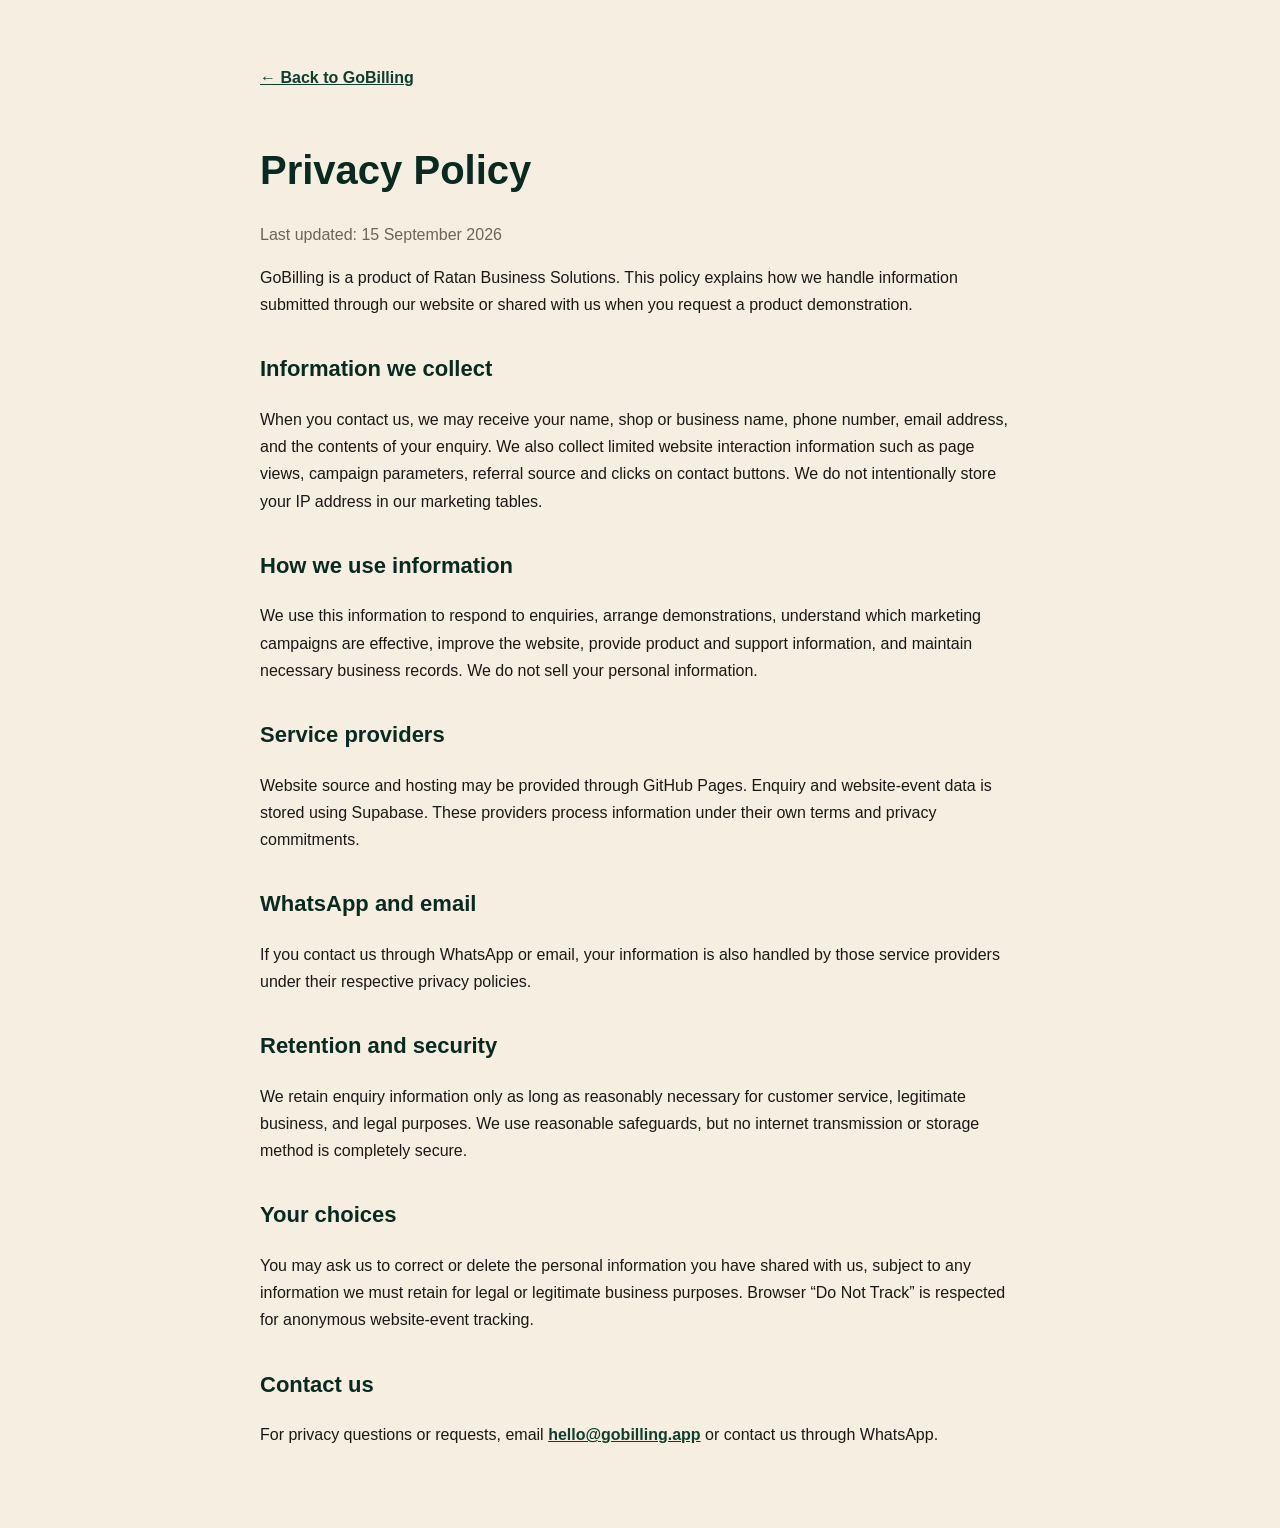
<file: privacy-policy.html>
<!DOCTYPE html>
<html lang="en-IN">
<head>
  <meta charset="UTF-8">
  <meta name="viewport" content="width=device-width, initial-scale=1.0">
  <title>Privacy Policy | GoBilling</title>
  <meta name="description" content="GoBilling privacy policy explaining how demo enquiries and customer information are handled.">
  <style>
    body{margin:0;background:#F6EFE1;color:#1A1817;font-family:-apple-system,BlinkMacSystemFont,"Segoe UI",Arial,sans-serif;line-height:1.7}
    main{max-width:760px;margin:0 auto;padding:64px 24px}
    h1,h2{color:#092A20} h1{font-size:40px;line-height:1.2} h2{margin-top:32px;font-size:22px}
    a{color:#0F3D2E;font-weight:600}.back{display:inline-block;margin-bottom:28px}.updated{color:#6b6458}
  </style>
</head>
<body>
<main>
  <a class="back" href="index.html">← Back to GoBilling</a>
  <h1>Privacy Policy</h1>
  <p class="updated">Last updated: 15 September 2026</p>
  <p>GoBilling is a product of Ratan Business Solutions. This policy explains how we handle information submitted through our website or shared with us when you request a product demonstration.</p>
  <h2>Information we collect</h2>
  <p>When you contact us, we may receive your name, shop or business name, phone number, email address, and the contents of your enquiry. We also collect limited website interaction information such as page views, campaign parameters, referral source and clicks on contact buttons. We do not intentionally store your IP address in our marketing tables.</p>
  <h2>How we use information</h2>
  <p>We use this information to respond to enquiries, arrange demonstrations, understand which marketing campaigns are effective, improve the website, provide product and support information, and maintain necessary business records. We do not sell your personal information.</p>
  <h2>Service providers</h2>
  <p>Website source and hosting may be provided through GitHub Pages. Enquiry and website-event data is stored using Supabase. These providers process information under their own terms and privacy commitments.</p>
  <h2>WhatsApp and email</h2>
  <p>If you contact us through WhatsApp or email, your information is also handled by those service providers under their respective privacy policies.</p>
  <h2>Retention and security</h2>
  <p>We retain enquiry information only as long as reasonably necessary for customer service, legitimate business, and legal purposes. We use reasonable safeguards, but no internet transmission or storage method is completely secure.</p>
  <h2>Your choices</h2>
  <p>You may ask us to correct or delete the personal information you have shared with us, subject to any information we must retain for legal or legitimate business purposes. Browser “Do Not Track” is respected for anonymous website-event tracking.</p>
  <h2>Contact us</h2>
  <p>For privacy questions or requests, email <a href="mailto:hello@gobilling.app">hello@gobilling.app</a> or contact us through WhatsApp.</p>
</main>
</body>
</html>
</file>
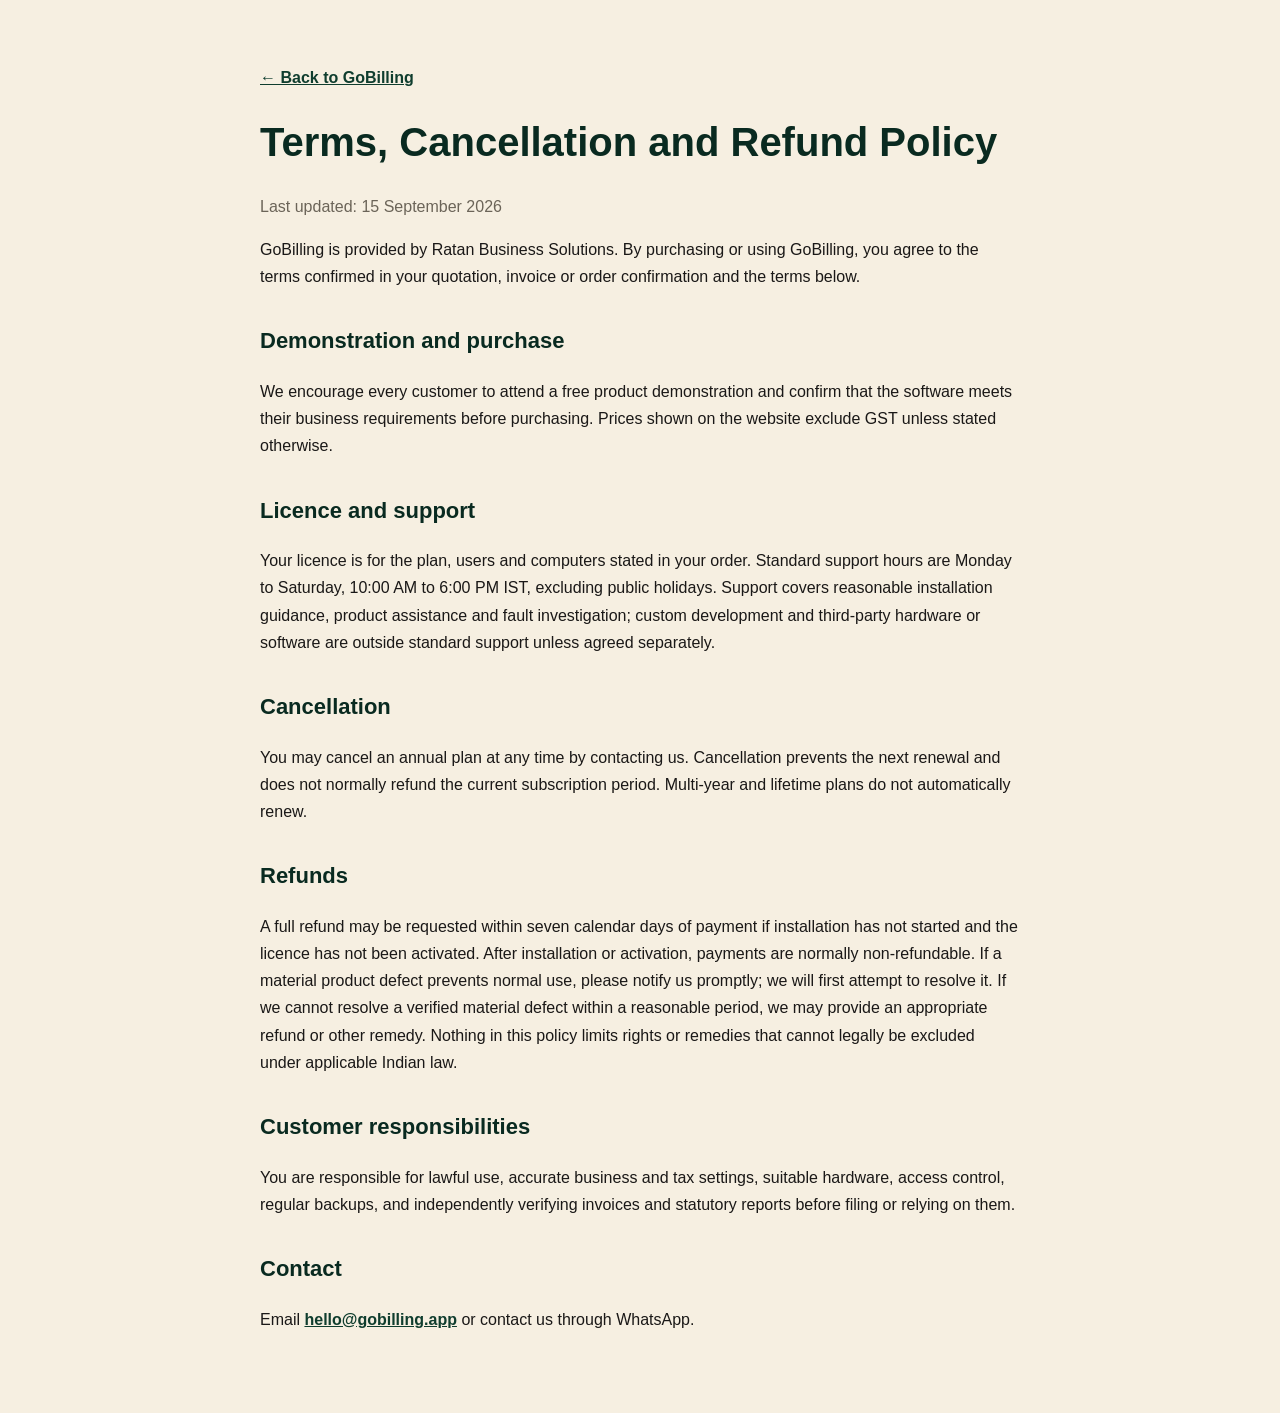
<file: terms.html>
<!DOCTYPE html>
<html lang="en-IN">
<head>
  <meta charset="UTF-8"><meta name="viewport" content="width=device-width,initial-scale=1">
  <title>Terms, Cancellation and Refund Policy | GoBilling</title>
  <meta name="description" content="GoBilling terms of service, cancellation and refund policy.">
  <style>body{margin:0;background:#F6EFE1;color:#1A1817;font-family:-apple-system,BlinkMacSystemFont,"Segoe UI",Arial,sans-serif;line-height:1.7}main{max-width:760px;margin:auto;padding:64px 24px}h1,h2{color:#092A20}h1{font-size:40px;line-height:1.2}h2{margin-top:32px;font-size:22px}a{color:#0F3D2E;font-weight:600}.muted{color:#6b6458}</style>
</head>
<body><main>
  <a href="index.html">← Back to GoBilling</a>
  <h1>Terms, Cancellation and Refund Policy</h1>
  <p class="muted">Last updated: 15 September 2026</p>
  <p>GoBilling is provided by Ratan Business Solutions. By purchasing or using GoBilling, you agree to the terms confirmed in your quotation, invoice or order confirmation and the terms below.</p>
  <h2>Demonstration and purchase</h2><p>We encourage every customer to attend a free product demonstration and confirm that the software meets their business requirements before purchasing. Prices shown on the website exclude GST unless stated otherwise.</p>
  <h2>Licence and support</h2><p>Your licence is for the plan, users and computers stated in your order. Standard support hours are Monday to Saturday, 10:00 AM to 6:00 PM IST, excluding public holidays. Support covers reasonable installation guidance, product assistance and fault investigation; custom development and third-party hardware or software are outside standard support unless agreed separately.</p>
  <h2>Cancellation</h2><p>You may cancel an annual plan at any time by contacting us. Cancellation prevents the next renewal and does not normally refund the current subscription period. Multi-year and lifetime plans do not automatically renew.</p>
  <h2>Refunds</h2><p>A full refund may be requested within seven calendar days of payment if installation has not started and the licence has not been activated. After installation or activation, payments are normally non-refundable. If a material product defect prevents normal use, please notify us promptly; we will first attempt to resolve it. If we cannot resolve a verified material defect within a reasonable period, we may provide an appropriate refund or other remedy. Nothing in this policy limits rights or remedies that cannot legally be excluded under applicable Indian law.</p>
  <h2>Customer responsibilities</h2><p>You are responsible for lawful use, accurate business and tax settings, suitable hardware, access control, regular backups, and independently verifying invoices and statutory reports before filing or relying on them.</p>
  <h2>Contact</h2><p>Email <a href="mailto:hello@gobilling.app">hello@gobilling.app</a> or contact us through WhatsApp.</p>
</main></body></html>
</file>
<file: mobile-fixes.css>
/* Mobile-only presentation. Desktop styles remain unchanged. */
.mobile-hero-copy,
.mobile-scene-brand,
.mobile-diary-promise {
  display: none;
}

/* Language selector and Indian-script typography. */
.language-switcher {
  position: relative;
  z-index: 20;
  display: inline-flex;
  align-items: center;
  gap: 7px;
  min-height: 36px;
  padding: 5px 9px;
  border: 1px solid #d8b55a66;
  border-radius: 8px;
  background: #06251dcc;
  color: #f5df9e;
  box-shadow: 0 8px 24px #001a1252;
  backdrop-filter: blur(10px);
}

.language-switcher span {
  color: #e3bd5c;
  font-size: .82rem;
  font-weight: 900;
}

.language-switcher select {
  max-width: 105px;
  border: 0;
  outline: 0;
  background: transparent;
  color: #fff;
  font: 750 .76rem/1.2 Inter, "Noto Sans Devanagari", "Noto Sans Telugu", system-ui, sans-serif;
  cursor: pointer;
}

.language-switcher select option {
  background: #08271f;
  color: #fff;
}

.language-switcher-side {
  margin: 0 0 17px 40px;
  align-self: flex-start;
}

.language-switcher-mobile {
  position: absolute;
  top: 24px;
  left: 32px;
  display: inline-flex;
}

html[lang="hi"] body,
html[lang="te"] body {
  font-family: "Noto Sans Devanagari", "Noto Sans Telugu", Inter, "Segoe UI", system-ui, sans-serif;
}

html[lang="hi"] h1,
html[lang="hi"] h2,
html[lang="te"] h1,
html[lang="te"] h2 {
  font-family: "Noto Sans Devanagari", "Noto Sans Telugu", Georgia, serif;
  letter-spacing: -.025em;
  line-height: 1.08;
}

@media (max-width: 650px) {
  .language-switcher-side {
    display: none;
  }

  .language-switcher-mobile {
    position: absolute;
    top: 10px;
    left: auto;
    right: 10px;
    display: inline-flex;
    min-height: 32px;
    padding: 4px 7px;
    border-radius: 999px;
  }

  .language-switcher-mobile span {
    display: none;
  }

  .language-switcher-mobile select {
    max-width: 75px;
    font-size: .67rem;
  }

  html[lang="hi"] .mobile-hero-copy h1,
  html[lang="te"] .mobile-hero-copy h1 {
    max-width: 330px;
    font-size: clamp(1.45rem, 6.8vw, 1.8rem);
    line-height: 1.08;
  }

  html[lang="hi"] .billing-heading h2,
  html[lang="te"] .billing-heading h2 {
    font-size: clamp(2.25rem, 10vw, 3rem);
    line-height: 1.08;
  }
}

.mobile-dock,
.mobile-module-menu {
  display: none;
}

.hero-artwork {
  position: relative;
}

@media (max-width: 650px) {
  html {
    scroll-padding-top: 18px;
  }

  body {
    padding-bottom: 68px;
    overflow-x: clip;
  }

  .hero-artwork {
    height: calc(100svh - 76px);
    min-height: 660px;
    max-height: 780px;
    overflow: hidden;
    background: linear-gradient(180deg, #073126 0%, #062d23 56%, #061f19 100%);
  }

  .hero-artwork::after {
    height: 36%;
    background: linear-gradient(180deg, #073126 0%, #073126 76%, #073126f2 88%, transparent 100%);
  }

  .hero picture {
    position: absolute;
    z-index: 0;
    inset: auto 0 0;
    width: 100%;
  }

  .concept-image {
    width: 100%;
    height: auto;
    aspect-ratio: auto;
    object-fit: contain;
    object-position: center bottom;
  }

  .mobile-hero-copy {
    padding: 22px 18px 0;
  }

  .mobile-hero-brand {
    gap: 9px;
    font-size: 1.5rem;
    line-height: 1;
  }

  .mobile-hero-brand img {
    width: 34px;
    height: 34px;
  }

  .mobile-hero-copy h1 {
    max-width: 340px;
    margin-top: 15px;
    font-size: clamp(1.62rem, 7.5vw, 1.95rem);
    line-height: 1.03;
  }

  .mobile-promise-row {
    margin-top: 17px;
  }

  .mobile-built-for {
    margin-top: 17px !important;
    padding-bottom: 5px;
  }

  .mobile-scene-brand {
    width: max-content;
    max-width: 43px;
    padding: 2px 3px;
    gap: 2px;
    border-radius: 3px;
    white-space: nowrap;
    overflow: hidden;
    font-size: .29rem;
    letter-spacing: -.015em;
  }

  .mobile-scene-brand img {
    flex: 0 0 8px;
    width: 8px;
    height: 8px;
  }

  .mobile-scene-brand.monitor-brand {
    left: 25.5%;
    top: auto;
    bottom: 76.2vw;
    background: #0a3b2ee6;
    border: 1px solid #d7b65a70;
  }

  .mobile-scene-brand.invoice-brand {
    left: 72.6%;
    top: auto;
    bottom: 56.4vw;
    max-width: 48px;
    background: #f8f3e9e8;
    border: 1px solid #b6934866;
  }

  .mobile-diary-promise {
    left: 8.2%;
    top: auto;
    bottom: 25.3vw;
    width: 38.5%;
    font-size: .31rem;
    line-height: 1.22;
    letter-spacing: .085em;
  }

  .concept-bar {
    position: relative;
    z-index: 3;
    padding: 12px 14px 15px !important;
  }

  .outcomes {
    display: flex !important;
    gap: 8px;
    padding: 12px 13px;
    overflow-x: auto;
    overscroll-behavior-inline: contain;
    scroll-snap-type: x proximity;
    scrollbar-width: none;
    background: #eef1ee;
  }

  .outcomes::-webkit-scrollbar {
    display: none;
  }

  .outcome {
    flex: 0 0 70%;
    min-width: 0;
    padding: 16px 17px;
    border: 1px solid #dfe4e0;
    border-radius: 12px;
    scroll-snap-align: start;
    box-shadow: 0 5px 18px #0d2d2310;
  }

  .outcome b {
    font-size: 1.08rem;
  }

  main > .section[id] {
    scroll-margin-top: 16px;
    padding: 58px 0 74px;
  }

  main > .section[id] .wrap {
    width: min(100% - 30px, 1120px);
  }

  .module-head {
    margin-bottom: 25px;
  }

  .module-head h2,
  .billing-heading h2 {
    margin: .55rem 0 .85rem;
    font-size: clamp(2.35rem, 11vw, 3rem);
    line-height: .96;
    text-wrap: balance;
  }

  .module-head .lead,
  .billing-intro {
    font-size: .98rem;
    line-height: 1.55;
  }

  .visual,
  .visual.reverse {
    gap: 24px;
  }

  .visual + .visual {
    margin-top: 38px !important;
  }

  .screen {
    max-width: 100%;
    border-radius: 13px;
    box-shadow: 0 18px 44px #061c1629;
  }

  .screen-top {
    gap: 8px;
    padding: 13px 14px;
    font-size: .78rem;
  }

  .screen-body {
    padding: 14px;
  }

  .benefits {
    gap: 10px;
  }

  .benefit {
    align-items: flex-start;
    gap: 10px;
    padding: 12px;
    border: 1px solid #dfe5e1;
    border-radius: 11px;
    background: #ffffffa8;
  }

  .dark .benefit {
    border-color: #ffffff18;
    background: #ffffff09;
  }

  .benefit i {
    flex-basis: 27px;
    height: 27px;
  }

  .benefit small {
    display: block;
    margin-top: 2px;
    line-height: 1.4;
  }

  h3 {
    font-size: 1.55rem;
    line-height: 1.12;
  }

  .workflow-tabs {
    gap: 6px;
  }

  .workflow-tab {
    min-width: 0;
    padding: 9px 4px;
    font-size: .66rem;
  }

  .workflow-view {
    min-height: 150px;
  }

  .jewel-tag {
    min-width: 0;
    grid-template-columns: 1.15fr .8fr .65fr;
    gap: 6px;
    padding: 9px;
    font-size: 9px;
  }

  .jewel-tag .qr {
    width: 58px;
    height: 58px;
    background-size: 12px 12px;
    border-width: 4px;
  }

  #marketing .visual > .visual {
    grid-template-columns: 1fr !important;
  }

  .phone {
    border-width: 6px;
    padding: 13px;
  }

  .report-grid,
  .camera-grid {
    gap: 7px;
  }

  .report-card {
    min-width: 0;
    padding: 10px;
  }

  .report-card small {
    display: block;
    line-height: 1.35;
  }

  .demo-grid {
    gap: 30px;
  }

  .form {
    padding: 18px;
  }

  .mobile-dock {
    display: grid;
    position: fixed;
    z-index: 80;
    right: 10px;
    bottom: max(9px, env(safe-area-inset-bottom));
    left: 10px;
    grid-template-columns: 42px minmax(0, 1fr) 42px 62px;
    gap: 5px;
    padding: 6px;
    border: 1px solid #d6b45a55;
    border-radius: 16px;
    background: #071f18f2;
    box-shadow: 0 12px 35px #00150fc7;
    backdrop-filter: blur(16px);
    transform: translateY(calc(100% + 22px));
    opacity: 0;
    pointer-events: none;
    transition: transform .28s ease, opacity .28s ease;
  }

  .mobile-dock.visible {
    transform: none;
    opacity: 1;
    pointer-events: auto;
  }

  .mobile-dock button,
  .mobile-dock a {
    min-width: 0;
    min-height: 45px;
    border: 0;
    border-radius: 11px;
    background: #ffffff0b;
    color: #fff;
    font: 800 .78rem/1 Inter, system-ui, sans-serif;
    text-decoration: none;
  }

  .mobile-dock button:disabled {
    opacity: .3;
  }

  .mobile-dock .dock-prev,
  .mobile-dock .dock-next {
    font-size: 1.65rem;
    color: #f2d58b;
  }

  .dock-current {
    display: flex;
    align-items: center;
    justify-content: space-between;
    gap: 7px;
    padding: 0 10px;
    text-align: left;
  }

  .dock-current span,
  .dock-current b,
  .dock-current small {
    display: block;
    min-width: 0;
  }

  .dock-current b {
    overflow: hidden;
    text-overflow: ellipsis;
    white-space: nowrap;
  }

  .dock-current small {
    margin-bottom: 3px;
    color: #d9b45b;
    font-size: .56rem;
    letter-spacing: .1em;
  }

  .dock-current i {
    color: #d9b45b;
    font-style: normal;
  }

  .mobile-dock > a {
    display: grid;
    place-items: center;
    background: linear-gradient(135deg, #f0d079, #c89631);
    color: #10241c;
  }

  .mobile-module-menu {
    display: grid;
    position: fixed;
    z-index: 79;
    right: 10px;
    bottom: calc(76px + env(safe-area-inset-bottom));
    left: 10px;
    grid-template-columns: 1fr 1fr;
    gap: 6px;
    max-height: min(66vh, 520px);
    padding: 16px;
    overflow-y: auto;
    border: 1px solid #d6b45a55;
    border-radius: 18px;
    background: #08261ef7;
    box-shadow: 0 18px 60px #00150fe8;
    backdrop-filter: blur(18px);
    transform: translateY(18px) scale(.98);
    transform-origin: bottom;
    opacity: 0;
    pointer-events: none;
    transition: transform .22s ease, opacity .22s ease;
  }

  .mobile-module-menu.open {
    transform: none;
    opacity: 1;
    pointer-events: auto;
  }

  .mobile-module-menu > div {
    grid-column: 1 / -1;
    padding: 0 2px 8px;
    color: #fff;
  }

  .mobile-module-menu > div strong,
  .mobile-module-menu > div small {
    display: block;
  }

  .mobile-module-menu > div small {
    margin-top: 2px;
    color: #ffffff8d;
  }

  .mobile-module-menu a {
    display: flex;
    align-items: center;
    gap: 8px;
    min-width: 0;
    min-height: 48px;
    padding: 9px;
    border: 1px solid #ffffff10;
    border-radius: 10px;
    background: #ffffff08;
    color: #fff;
    font-size: .72rem;
    font-weight: 750;
    line-height: 1.2;
    text-decoration: none;
  }

  .mobile-module-menu a.active {
    border-color: #d9ad5270;
    background: #d9ad521c;
  }

  .mobile-module-menu a i {
    flex: 0 0 auto;
    color: #f2d58b;
    font-style: normal;
    font-size: .64rem;
  }

  .wa {
    right: 16px;
    bottom: 82px;
    width: 48px;
    height: 48px;
  }
}

/* Refined feature demonstrations shared by desktop and mobile. */
.mobile-values {
  display: none;
}

.label-studio {
  display: grid;
  gap: 14px;
}

.label-studio-tools {
  display: grid;
  grid-template-columns: repeat(3, minmax(0, 1fr));
  gap: 7px;
}

.label-studio-tools button,
.report-picker button {
  min-height: 38px;
  border: 1px solid #d9dfdb;
  border-radius: 7px;
  background: #f5f7f5;
  color: #5d6b65;
  font-weight: 850;
}

.label-studio-tools button.active,
.report-picker button.active {
  border-color: #10192e;
  background: #10192e;
  color: #fff;
}

.standard-tag-preview {
  position: relative;
  display: grid;
  grid-template-columns: 1.35fr .9fr;
  gap: 13px;
  min-height: 150px;
  padding: 18px;
  overflow: hidden;
  border: 1px dashed #b88721;
  border-radius: 9px;
  background: #fffefb;
  color: #111;
  font: 11px/1.4 Arial, sans-serif;
}

.tag-copy,
.tag-codes {
  display: flex;
  flex-direction: column;
  justify-content: center;
}

.tag-copy strong {
  margin-bottom: 8px;
  font-size: 13px;
}

.tag-copy b {
  margin-top: 9px;
  color: #7e5a13;
}

.tag-codes {
  align-items: center;
  border-left: 1px dashed #b8b8b8;
  padding-left: 12px;
}

.tag-codes img {
  width: 62px;
  height: 62px;
  margin-top: 7px;
  image-rendering: pixelated;
}

.tag-codes small {
  font-size: 8px;
}

.real-barcode {
  width: 100%;
  height: 34px;
  background: repeating-linear-gradient(90deg,#111 0 2px,#fff 2px 4px,#111 4px 5px,#fff 5px 8px,#111 8px 11px,#fff 11px 13px);
}

.tag-fold {
  position: absolute;
  top: 4px;
  left: 58%;
  color: #999;
  font-size: 7px;
}

.print-support {
  display: flex;
  flex-wrap: wrap;
  gap: 7px;
}

.print-support span {
  padding: 7px 9px;
  border-radius: 7px;
  background: #eef2ef;
  color: #4d5a55;
  font-size: .68rem;
  font-weight: 800;
}

.inventory-photo-demo {
  position: relative;
  margin: 18px 0 0;
  overflow: hidden;
  border: 1px solid #d4b45c55;
  border-radius: 14px;
  background: #061d17;
  box-shadow: 0 20px 45px #0004;
}

.inventory-photo-demo img {
  display: block;
  width: 100%;
  aspect-ratio: 3 / 2;
  object-fit: cover;
}

.inventory-photo-demo figcaption {
  position: absolute;
  right: 0;
  bottom: 0;
  left: 0;
  padding: 15px 17px;
  background: linear-gradient(transparent, #041812ed 34%);
  color: #fff;
}

.inventory-photo-demo figcaption b,
.inventory-photo-demo figcaption span {
  display: block;
}

.inventory-photo-demo figcaption span {
  margin-top: 3px;
  color: #ffffffb0;
  font-size: .75rem;
}

.order-board {
  display: grid;
  gap: 10px;
}

.order-summary,
.loan-strip,
.campaign-stats {
  display: grid;
  grid-template-columns: repeat(3, minmax(0, 1fr));
  gap: 7px;
}

.order-summary span,
.loan-strip span,
.campaign-stats span {
  padding: 10px;
  border-radius: 8px;
  background: #f1f4f2;
  text-align: center;
}

.order-summary small,
.order-summary b,
.loan-strip small,
.loan-strip b,
.campaign-stats b {
  display: block;
}

.order-summary small,
.loan-strip small {
  color: #77827d;
  font-size: .62rem;
  font-weight: 800;
  text-transform: uppercase;
}

.order-summary b,
.loan-strip b {
  margin-top: 2px;
  font-size: 1.05rem;
}

.order-line {
  display: grid;
  grid-template-columns: 58px minmax(0, 1fr) auto;
  gap: 9px;
  align-items: center;
  padding: 10px;
  border: 1px solid #e0e5e2;
  border-radius: 9px;
}

.order-line i {
  color: #8a651c;
  font-style: normal;
  font-size: .68rem;
  font-weight: 900;
}

.order-line small {
  display: block;
  color: #75807b;
  font-size: .68rem;
}

.order-line > span {
  padding: 6px 8px;
  border-radius: 20px;
  font-size: .65rem;
  font-weight: 850;
}

.assigned { background:#eee7ff; color:#623ea6; }
.working { background:#fff0d7; color:#8c5700; }
.ready { background:#dff3e6; color:#18703b; }

.order-flow,
.girvi-flow {
  display: flex;
  justify-content: space-between;
  align-items: center;
  gap: 5px;
  padding: 10px;
  border-radius: 8px;
  background: #10192e;
  color: #fff;
  font-size: .68rem;
}

.order-flow b,
.girvi-flow i {
  color: #e6bd58;
  font-style: normal;
}

.girvi-proof {
  display: grid;
  gap: 12px;
}

.girvi-photo-grid {
  display: grid;
  grid-template-columns: 1fr 1.4fr;
  gap: 9px;
}

.girvi-photo-grid figure {
  margin: 0;
  overflow: hidden;
  border: 1px solid #dce2de;
  border-radius: 9px;
  background: #f4f6f4;
}

.girvi-photo-grid img {
  display: block;
  width: 100%;
  height: 120px;
  object-fit: cover;
}

.girvi-photo-grid figure:first-child img {
  object-position: center 28%;
}

.girvi-photo-grid figure:last-child img {
  object-position: 28% 70%;
}

.girvi-photo-grid figcaption {
  display: flex;
  justify-content: space-between;
  gap: 4px;
  padding: 7px;
  color: #59665f;
  font-size: .62rem;
}

.girvi-photo-grid figcaption b {
  color: #17713b;
}

.verification-row {
  display: grid;
  grid-template-columns: repeat(3, minmax(0, 1fr));
  gap: 7px;
}

.verification-row span {
  padding: 9px;
  border: 1px solid #dbe3de;
  border-radius: 8px;
  color: #53615a;
  font-size: .65rem;
  font-weight: 750;
}

.verification-row i {
  display: inline-grid;
  width: 18px;
  height: 18px;
  margin-right: 4px;
  place-items: center;
  border-radius: 50%;
  background: #dff3e6;
  color: #17713b;
  font-style: normal;
}

.campaign-demo {
  overflow: hidden;
  border: 1px solid var(--line);
  border-radius: 14px;
  background: #fff;
  color: var(--ink);
  box-shadow: 0 22px 48px #061c1626;
}

.campaign-head {
  display: flex;
  justify-content: space-between;
  align-items: center;
  gap: 10px;
  padding: 14px 16px;
  background: #10192e;
  color: #fff;
}

.campaign-head small,
.campaign-head b {
  display: block;
}

.campaign-head small {
  color: #ffffff8f;
  font-size: .62rem;
  text-transform: uppercase;
}

.campaign-head > span {
  padding: 6px 9px;
  border-radius: 20px;
  background: #dff3e6;
  color: #176d38;
  font-size: .68rem;
  font-weight: 850;
}

.campaign-channels {
  display: grid;
  grid-template-columns: 1fr 1fr;
  gap: 8px;
  padding: 14px 14px 0;
}

.campaign-channels > span {
  display: grid;
  grid-template-columns: 22px 1fr;
  padding: 10px;
  border: 1px solid #dfe5e1;
  border-radius: 9px;
}

.campaign-channels i {
  grid-row: 1 / 3;
  display: grid;
  width: 18px;
  height: 18px;
  place-items: center;
  border-radius: 50%;
  background: #20b862;
  color: #fff;
  font-style: normal;
  font-size: .6rem;
}

.campaign-channels small {
  color: #74807a;
  font-size: .62rem;
}

.campaign-message {
  margin: 10px 14px;
  padding: 12px;
  border-radius: 10px 10px 10px 2px;
  background: #e7f6e9;
  font-size: .76rem;
}

.campaign-stats {
  padding: 0 14px 14px;
}

.campaign-stats span {
  color: #718079;
  font-size: .62rem;
}

.campaign-stats b {
  color: #10241c;
  font-size: 1rem;
}

.report-compact {
  display: grid;
  gap: 12px;
}

.report-picker {
  display: grid;
  grid-template-columns: repeat(4, minmax(0, 1fr));
  gap: 6px;
}

.report-result {
  display: grid;
  grid-template-columns: 1.1fr .9fr;
  gap: 12px;
  align-items: end;
  padding: 14px;
  border-radius: 10px;
  background: #f3f6f4;
}

.report-result small,
.report-result b,
.report-result span {
  display: block;
}

.report-result small,
.report-result span {
  color: #718078;
  font-size: .66rem;
}

.report-result b {
  margin: 5px 0;
  font-size: 1.35rem;
}

.mini-bars {
  display: flex;
  height: 60px;
  align-items: end;
  gap: 5px;
}

.mini-bars i {
  flex: 1;
  height: 35%;
  border-radius: 3px 3px 0 0;
  background: linear-gradient(#d6ad4e,#8c681e);
}

.mini-bars i:nth-child(2) { height: 55%; }
.mini-bars i:nth-child(3) { height: 44%; }
.mini-bars i:nth-child(4) { height: 76%; }
.mini-bars i:nth-child(5) { height: 68%; }
.mini-bars i:nth-child(6) { height: 94%; }

.report-actions {
  display: grid;
  grid-template-columns: repeat(4, minmax(0, 1fr));
  gap: 6px;
}

.report-actions span {
  padding: 8px 5px;
  border: 1px solid #dae1dc;
  border-radius: 7px;
  text-align: center;
  font-size: .63rem;
  font-weight: 800;
}

.report-compact p {
  margin: 0;
  color: #6d7b74;
  font-size: .72rem;
}

.primary-reason select {
  border-color: #d2ad52;
  background: #fffaf0;
}

@media (max-width: 650px) {
  .mobile-values {
    position: absolute;
    top: 245px;
    right: 64px;
    display: grid;
    justify-items: start;
    gap: 3px;
    color: #f2dfae;
    font: 500 .5rem/1.25 Georgia, serif;
    letter-spacing: .23em;
    text-transform: uppercase;
  }

  .mobile-values::after {
    content: '';
    width: 34px;
    height: 1px;
    margin-top: 4px;
    background: #d9ad52;
  }

  .concept-buttons {
    grid-template-columns: minmax(0, 1fr) minmax(0, 1.12fr) !important;
  }

  .concept-buttons .btn {
    min-width: 0;
    min-height: 52px;
    padding: 0 8px;
    white-space: nowrap;
  }

  .outcomes {
    display: grid !important;
    grid-template-columns: 1fr 1fr !important;
    gap: 8px;
    overflow: visible;
    padding: 12px;
    scroll-snap-type: none;
  }

  .outcome {
    min-width: 0;
    padding: 14px;
  }

  .outcome::before {
    display: block;
    margin-bottom: 7px;
    color: #ad7c1b;
    font-size: .6rem;
    font-weight: 900;
    letter-spacing: .14em;
  }

  .outcome:nth-child(1)::before { content: '01 BILLING'; }
  .outcome:nth-child(2)::before { content: '02 STOCK'; }
  .outcome:nth-child(3)::before { content: '03 ORDERS'; }
  .outcome:nth-child(4)::before { content: '04 CONTROL'; }

  .outcome b {
    font-size: 1rem;
    line-height: 1.15;
  }

  .outcome span {
    display: block;
    margin-top: 3px;
    line-height: 1.35;
  }

  .dock-whatsapp {
    display: flex !important;
    flex-direction: column;
    align-items: center;
    justify-content: center;
    gap: 1px;
    padding: 0 !important;
    border: 1px solid #39d67b4d !important;
    background: transparent !important;
    color: #68e49a !important;
    font-size: .48rem !important;
  }

  .dock-whatsapp svg {
    width: 20px;
    height: 20px;
    fill: currentColor;
  }

  .standard-tag-preview {
    grid-template-columns: 1.25fr .85fr;
    min-height: 170px;
    padding: 14px;
  }

  .label-studio-tools button {
    padding: 4px;
    font-size: .64rem;
  }

  .tag-codes img {
    width: 54px;
    height: 54px;
  }

  .inventory-photo-demo {
    margin-top: 14px;
  }

  .inventory-photo-demo figcaption {
    padding: 28px 13px 12px;
  }

  .inventory-photo-demo figcaption span {
    font-size: .67rem;
  }

  .order-line {
    grid-template-columns: 50px minmax(0, 1fr);
  }

  .order-line > span {
    grid-column: 2;
    justify-self: start;
  }

  .girvi-photo-grid img {
    height: 108px;
  }

  .verification-row {
    grid-template-columns: 1fr;
  }

  .verification-row span {
    padding: 7px 9px;
  }

  .campaign-demo {
    margin-top: 2px;
  }

  .report-picker button {
    min-width: 0;
    padding: 7px 2px;
    font-size: .66rem;
  }

  .report-actions {
    grid-template-columns: 1fr 1fr;
  }

  .form {
    padding: 16px;
  }

  .form textarea {
    min-height: 76px;
  }

  #reports .visual > .copy {
    display: none;
  }

  #reports .visual {
    display: block;
  }

  #reports .report-compact {
    gap: 10px;
  }

  #demo .demo-grid {
    gap: 22px;
  }

  #demo #contact .benefits {
    display: none;
  }

  #demo #contact > p:last-child {
    margin-bottom: 0;
  }

  #demo .fields {
    grid-template-columns: 1fr 1fr !important;
    gap: 10px;
  }

  #demo .field.full {
    grid-column: 1 / -1 !important;
  }

  #demo .field input,
  #demo .field select {
    min-height: 46px;
  }

  .billing-demo-stage {
    order: 3;
    position: relative;
    height: 175svh;
    min-width: 0;
  }

  .billing-demo-stage .billing-product {
    position: sticky;
    top: 8px;
    width: 100%;
    max-height: calc(100svh - 16px);
    overflow: hidden;
    box-shadow: 0 24px 55px #061c164d;
  }

  .billing-demo-stage .screen-top {
    min-height: 46px;
    padding: 9px 12px;
    font-size: .76rem;
  }

  .billing-demo-stage .screen-body {
    padding: 10px;
  }

  .billing-demo-stage .bill-progress {
    margin-bottom: 7px;
  }

  .billing-demo-stage .bill-step {
    padding: 5px 2px;
    font-size: .5rem;
  }

  .billing-demo-stage .bill-customer {
    grid-template-columns: 1fr 1fr !important;
    gap: 5px;
  }

  .billing-demo-stage .bill-customer .live-field:first-child {
    grid-column: 1 / -1 !important;
  }

  .billing-demo-stage .live-field {
    min-height: 40px;
    padding: 6px;
  }

  .billing-demo-stage .live-field small {
    margin-bottom: 1px;
    font-size: .5rem;
  }

  .billing-demo-stage .live-field b {
    font-size: .66rem;
  }

  .billing-demo-stage .bill-table {
    margin-top: 6px;
  }

  .billing-demo-stage .bill-item span {
    padding: 6px 7px;
    font-size: .66rem;
  }

  .billing-demo-stage .bill-item span:first-child {
    padding-block: 7px;
  }

  .billing-demo-stage .bill-item span:not(:first-child)::before {
    margin-bottom: 0;
    font-size: .48rem;
  }

  .billing-demo-stage .bill-bottom {
    gap: 6px;
    margin-top: 6px;
  }

  .billing-demo-stage .bill-pay {
    gap: 4px;
  }

  .billing-demo-stage .pay-chip {
    padding: 5px 3px;
    font-size: .59rem;
  }

  .billing-demo-stage .bill-total {
    padding: 8px 10px;
  }

  .billing-demo-stage .bill-total strong {
    font-size: .92rem;
  }

  .billing-demo-stage .bill-save {
    min-height: 38px;
    padding: 7px;
  }

  .billing-demo-stage .bill-note {
    display: none;
  }

  .billing-demo-active .mobile-dock {
    transform: translateY(calc(100% + 24px));
    opacity: 0;
    pointer-events: none;
  }
}

@media (max-width: 370px) {
  .hero-artwork {
    min-height: 640px;
  }

  .mobile-hero-copy {
    padding-inline: 12px;
  }

  .mobile-promise-row {
    gap: 2px;
  }

  .mobile-promise-row > span {
    grid-template-columns: 25px 1fr;
    padding-left: 3px;
  }

  .mobile-promise-row i {
    width: 25px;
    height: 25px;
  }

  .mobile-dock {
    grid-template-columns: 38px minmax(0, 1fr) 38px 55px;
  }
}

@media (max-width: 650px) {
  .hero-artwork::after {
    content: "";
    position: absolute;
    z-index: 1;
    inset: 0 0 auto;
    height: 40.5%;
    pointer-events: none;
    background: linear-gradient(180deg, #073126 0%, #073126 78%, #073126e8 88%, transparent 100%);
  }

  .hero picture {
    display: block !important;
  }

  .concept-image {
    aspect-ratio: 7 / 9;
    object-fit: cover;
  }

  .mobile-hero-copy {
    display: block !important;
    position: absolute;
    z-index: 2;
    inset: 0 0 auto;
    padding: 14px 18px 0;
    text-align: center;
    color: #fff;
  }

  .mobile-hero-brand {
    display: flex;
    align-items: center;
    justify-content: center;
    gap: 8px;
    font-size: 1.4rem;
    font-weight: 900;
  }

  .mobile-hero-brand img {
    width: 32px;
    height: 32px;
    object-fit: contain;
  }

  .mobile-hero-copy h1 {
    max-width: 315px;
    margin: 7px auto 0;
    color: #fff;
    font: 500 1.58rem/1.04 Georgia, serif;
    letter-spacing: -.035em;
  }

  .mobile-built-for {
    display: grid;
    grid-template-columns: 1fr auto 1fr;
    align-items: center;
    gap: 10px;
    margin: 9px auto 0 !important;
    max-width: 325px;
    color: #f1d48a;
    font-size: .55rem !important;
    font-weight: 800;
    letter-spacing: .19em !important;
    text-transform: uppercase;
  }

  .mobile-built-for::before,
  .mobile-built-for::after {
    content: "";
    height: 1px;
    background: #d9ad52;
  }

  .mobile-built-for span {
    display: block;
    font-weight: 700;
  }

  .mobile-promise-row {
    display: grid;
    grid-template-columns: repeat(3, minmax(0, 1fr));
    gap: 7px;
    margin: 9px auto 0;
    max-width: 335px;
    color: #fff;
  }

  .mobile-promise-row > span {
    display: grid;
    grid-template-columns: 29px 1fr;
    grid-template-rows: auto auto;
    column-gap: 4px;
    align-items: center;
    min-width: 0;
    padding: 3px 3px 3px 7px;
    border-left: 1px solid #d5b25366;
    text-align: left;
  }

  .mobile-promise-row > span:first-child {
    border-left: 0;
  }

  .mobile-promise-row i {
    grid-row: 1 / 3;
    width: 29px;
    height: 29px;
    display: block;
  }

  .mobile-promise-row i img {
    display: block;
    width: 100%;
    height: 100%;
  }

  .mobile-promise-row b {
    font-size: .57rem;
    line-height: 1.05;
  }

  .mobile-promise-row small {
    color: #ffffffa8;
    font-size: .51rem;
    line-height: 1.05;
  }

  .mobile-scene-brand {
    display: flex;
    position: absolute;
    z-index: 2;
    align-items: center;
    gap: 2px;
    color: #fff;
    font: 800 .34rem/1 Arial, sans-serif;
    text-shadow: 0 1px 2px #0008;
  }

  .mobile-scene-brand img {
    width: 9px;
    height: 9px;
    object-fit: contain;
  }

  .mobile-scene-brand.monitor-brand {
    left: 26.3%;
    top: 40.8%;
  }

  .mobile-scene-brand.invoice-brand {
    left: 74.5%;
    top: 56.1%;
    color: #2b2a25;
    font-size: .32rem;
    text-shadow: none;
  }

  .mobile-diary-promise {
    display: block;
    position: absolute;
    z-index: 2;
    left: 8.8%;
    top: 76.9%;
    width: 37%;
    transform: rotate(4deg) skewX(-4deg);
    color: #e4bc5e;
    font: 700 .34rem/1.18 Georgia, serif;
    letter-spacing: .1em;
    text-align: center;
    text-shadow: 0 1px 1px #0008;
  }

  .concept-bar {
    min-height: auto;
    padding: 14px !important;
    display: block !important;
  }

  .concept-note,
  .concept-mobile-points {
    display: none !important;
  }

  .concept-buttons {
    display: grid;
    grid-template-columns: 1fr 1.15fr !important;
    gap: 8px;
    width: 100%;
  }

  .concept-buttons .btn {
    width: 100%;
    min-height: 46px;
    padding: 0 10px;
    font-size: .86rem;
  }

  #billing.section {
    padding-top: 52px;
  }

  .billing-layout {
    display: flex;
    flex-direction: column;
    gap: 18px;
    min-width: 0;
    max-width: 100%;
    overflow: visible;
  }

  .billing-left,
  .billing-right {
    display: contents;
  }

  .billing-heading {
    order: 1;
  }

  .billing-heading h2 {
    margin-top: .65rem;
    font-size: clamp(2.65rem, 12vw, 3.5rem);
    line-height: .95;
  }

  .billing-intro {
    order: 2;
    padding-top: 0;
    margin: 0;
    font-size: 1rem;
  }

  .billing-product {
    order: 3;
    width: 100%;
    max-width: 100%;
    min-width: 0;
    overflow: hidden;
  }

  .billing-product .screen-top {
    padding: 13px 14px;
    gap: 10px;
    font-size: .84rem;
  }

  .billing-product .screen-body {
    padding: 14px;
    min-width: 0;
    overflow: hidden;
  }

  .billing-benefits {
    order: 4;
    margin-top: 8px;
  }

  .bill-customer {
    grid-template-columns: 1fr !important;
  }

  .bill-customer .live-field:first-child {
    grid-column: auto !important;
  }

  .bill-progress {
    grid-template-columns: repeat(5, minmax(0, 1fr));
    gap: 3px;
  }

  .bill-step {
    min-width: 0;
    padding: 7px 2px;
    font-size: .58rem;
  }

  .bill-table {
    overflow: hidden !important;
  }

  .bill-table-head {
    display: none !important;
  }

  .bill-item {
    min-width: 0 !important;
    display: grid !important;
    grid-template-columns: repeat(2, minmax(0, 1fr)) !important;
  }

  .bill-item span {
    min-width: 0;
    padding: 10px;
    border: 0;
    border-bottom: 1px solid #e1e5e2;
    font-size: .78rem;
  }

  .bill-item span:nth-child(odd):not(:first-child) {
    border-right: 1px solid #e1e5e2;
  }

  .bill-item span:first-child {
    grid-column: 1 / -1;
    background: #10192e !important;
    color: #fff !important;
    font-weight: 800;
  }

  .bill-item span:not(:first-child)::before {
    display: block;
    margin-bottom: 2px;
    color: #7c8782;
    font-size: .58rem;
    font-weight: 850;
    text-transform: uppercase;
  }

  .bill-item span:nth-child(2)::before { content: "Purity"; }
  .bill-item span:nth-child(3)::before { content: "Gross weight"; }
  .bill-item span:nth-child(4)::before { content: "Stone weight"; }
  .bill-item span:nth-child(5)::before { content: "Net weight"; }
  .bill-item span:nth-child(6)::before { content: "Rate"; }
  .bill-item span:nth-child(7)::before { content: "Amount"; }

  .bill-bottom {
    grid-template-columns: 1fr;
  }

  .bill-pay {
    gap: 6px;
  }

  .pay-chip {
    flex: 1 1 calc(33.333% - 6px);
    padding: 8px 5px;
    text-align: center;
    font-size: .7rem;
  }

  .bill-total {
    padding: 13px;
  }

  .bill-save {
    min-height: 46px;
  }

  .bill-note {
    line-height: 1.4;
  }
}

/* Final hero geometry overrides: keep the product scene below the brand copy. */
@media (max-width: 650px) {
  .hero-artwork {
    height: calc(100svh - 76px);
    min-height: 660px;
    max-height: 780px;
    overflow: hidden;
    background: linear-gradient(180deg, #073126 0%, #062d23 56%, #061f19 100%);
  }

  .hero-artwork::after {
    height: 36%;
    background: linear-gradient(180deg, #073126 0%, #073126 76%, #073126f2 88%, transparent 100%);
  }

  .hero picture {
    position: absolute;
    z-index: 0;
    inset: auto 0 0;
    width: 100%;
  }

  .concept-image {
    width: 100%;
    height: auto;
    aspect-ratio: auto;
    object-fit: contain;
    object-position: center bottom;
  }

  .mobile-hero-copy {
    padding: 22px 18px 0;
  }

  .mobile-hero-brand {
    gap: 9px;
    font-size: 1.5rem;
    line-height: 1;
  }

  .mobile-hero-brand img {
    width: 34px;
    height: 34px;
  }

  .mobile-hero-copy h1 {
    max-width: 340px;
    margin-top: 15px;
    font-size: clamp(1.62rem, 7.5vw, 1.95rem);
    line-height: 1.03;
  }

  .mobile-promise-row {
    margin-top: 17px;
  }

  .mobile-built-for {
    margin-top: 17px !important;
    padding-bottom: 5px;
  }

  .mobile-scene-brand {
    width: max-content;
    max-width: 43px;
    padding: 2px 3px;
    gap: 2px;
    border-radius: 3px;
    white-space: nowrap;
    overflow: hidden;
    font-size: .29rem;
    letter-spacing: -.015em;
  }

  .mobile-scene-brand img {
    flex: 0 0 8px;
    width: 8px;
    height: 8px;
  }

  .mobile-scene-brand.monitor-brand {
    left: 25.5%;
    top: auto;
    bottom: 76.2vw;
    background: #0a3b2ee6;
    border: 1px solid #d7b65a70;
  }

  .mobile-scene-brand.invoice-brand {
    left: 72.6%;
    top: auto;
    bottom: 56.4vw;
    max-width: 48px;
    background: #f8f3e9e8;
    border: 1px solid #b6934866;
  }

  .mobile-diary-promise {
    left: 8.2%;
    top: auto;
    bottom: 25.3vw;
    width: 38.5%;
    font-size: .31rem;
    line-height: 1.22;
    letter-spacing: .085em;
  }

  .concept-bar {
    position: relative;
    z-index: 3;
    padding: 12px 14px 15px !important;
  }

  .stats {
    grid-template-columns: repeat(2, minmax(0, 1fr)) !important;
  }

  .workflow-view:not(.active) {
    display: none !important;
  }

  .wa {
    right: 16px;
    bottom: 16px;
    width: 48px;
    height: 48px;
  }

  .mobile-dock.visible ~ .wa {
    display: none;
  }

  .wa {
    display: none !important;
  }
}
</file>
